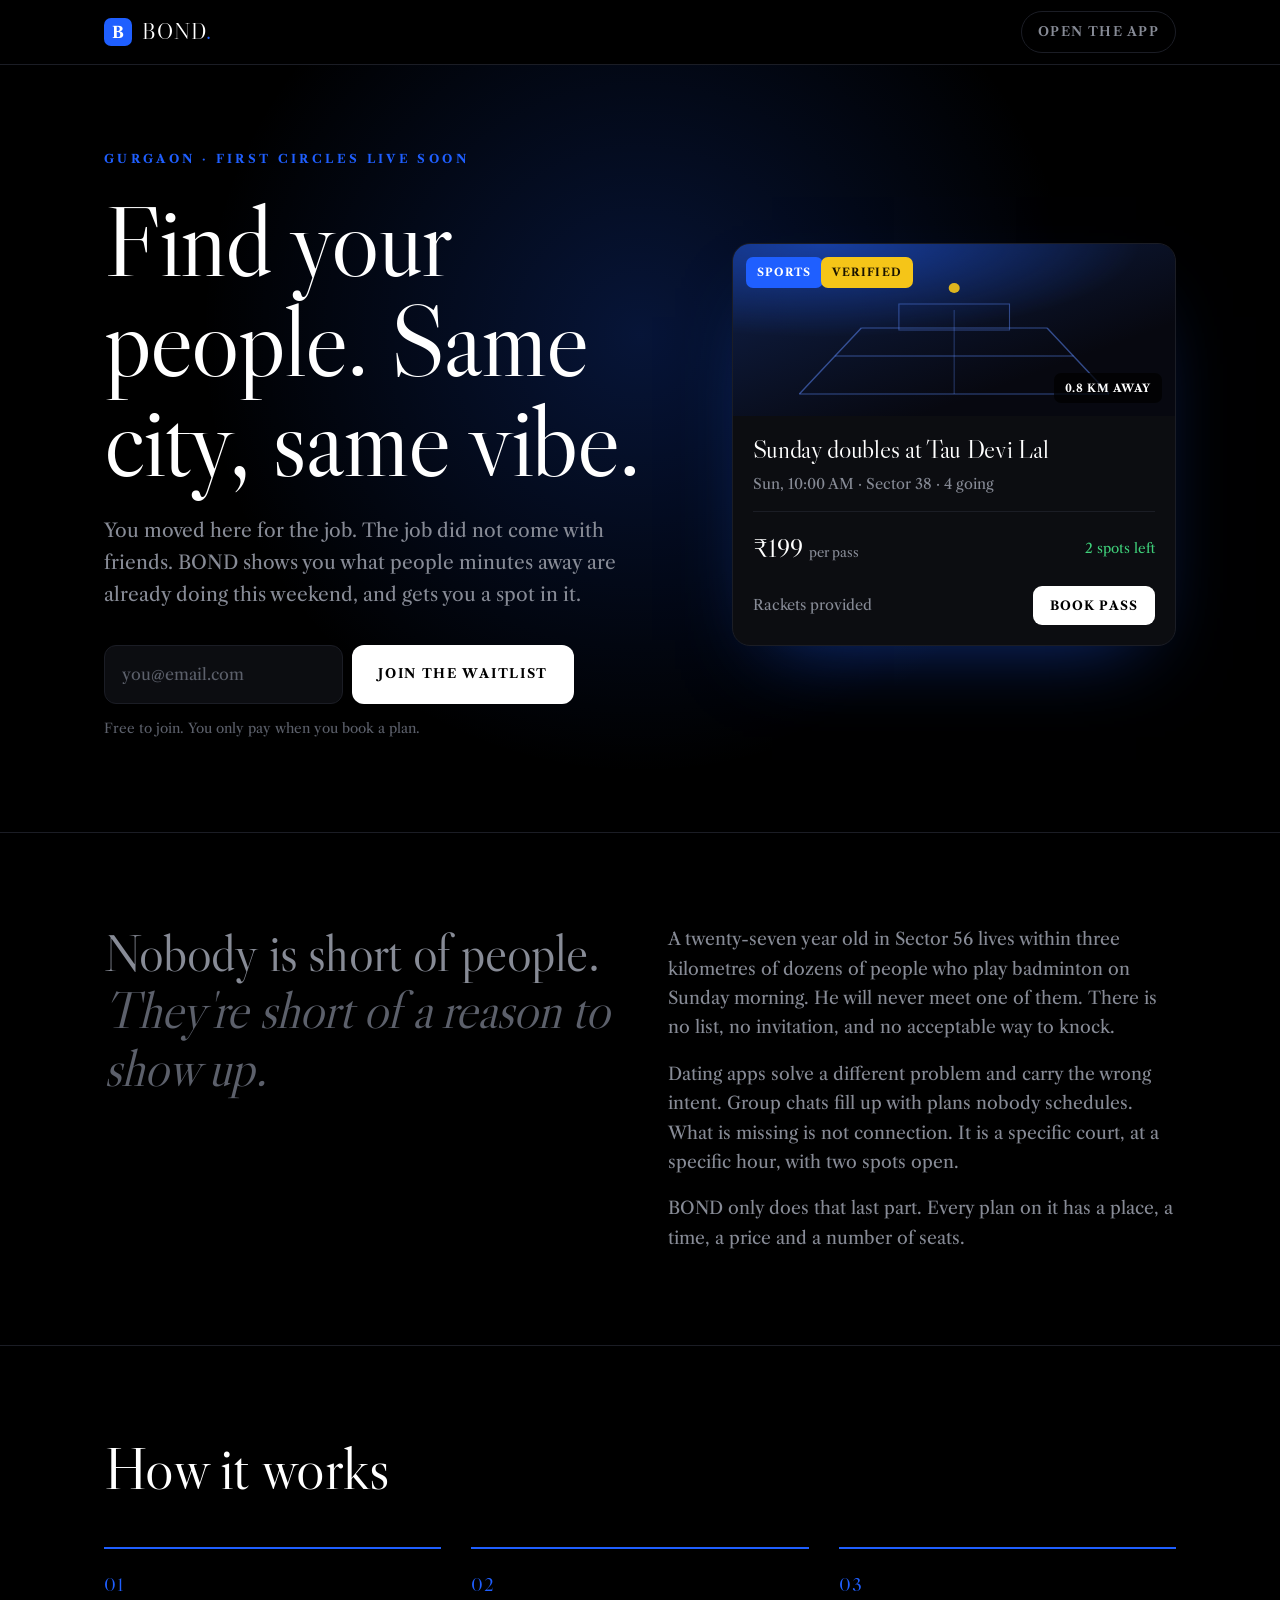
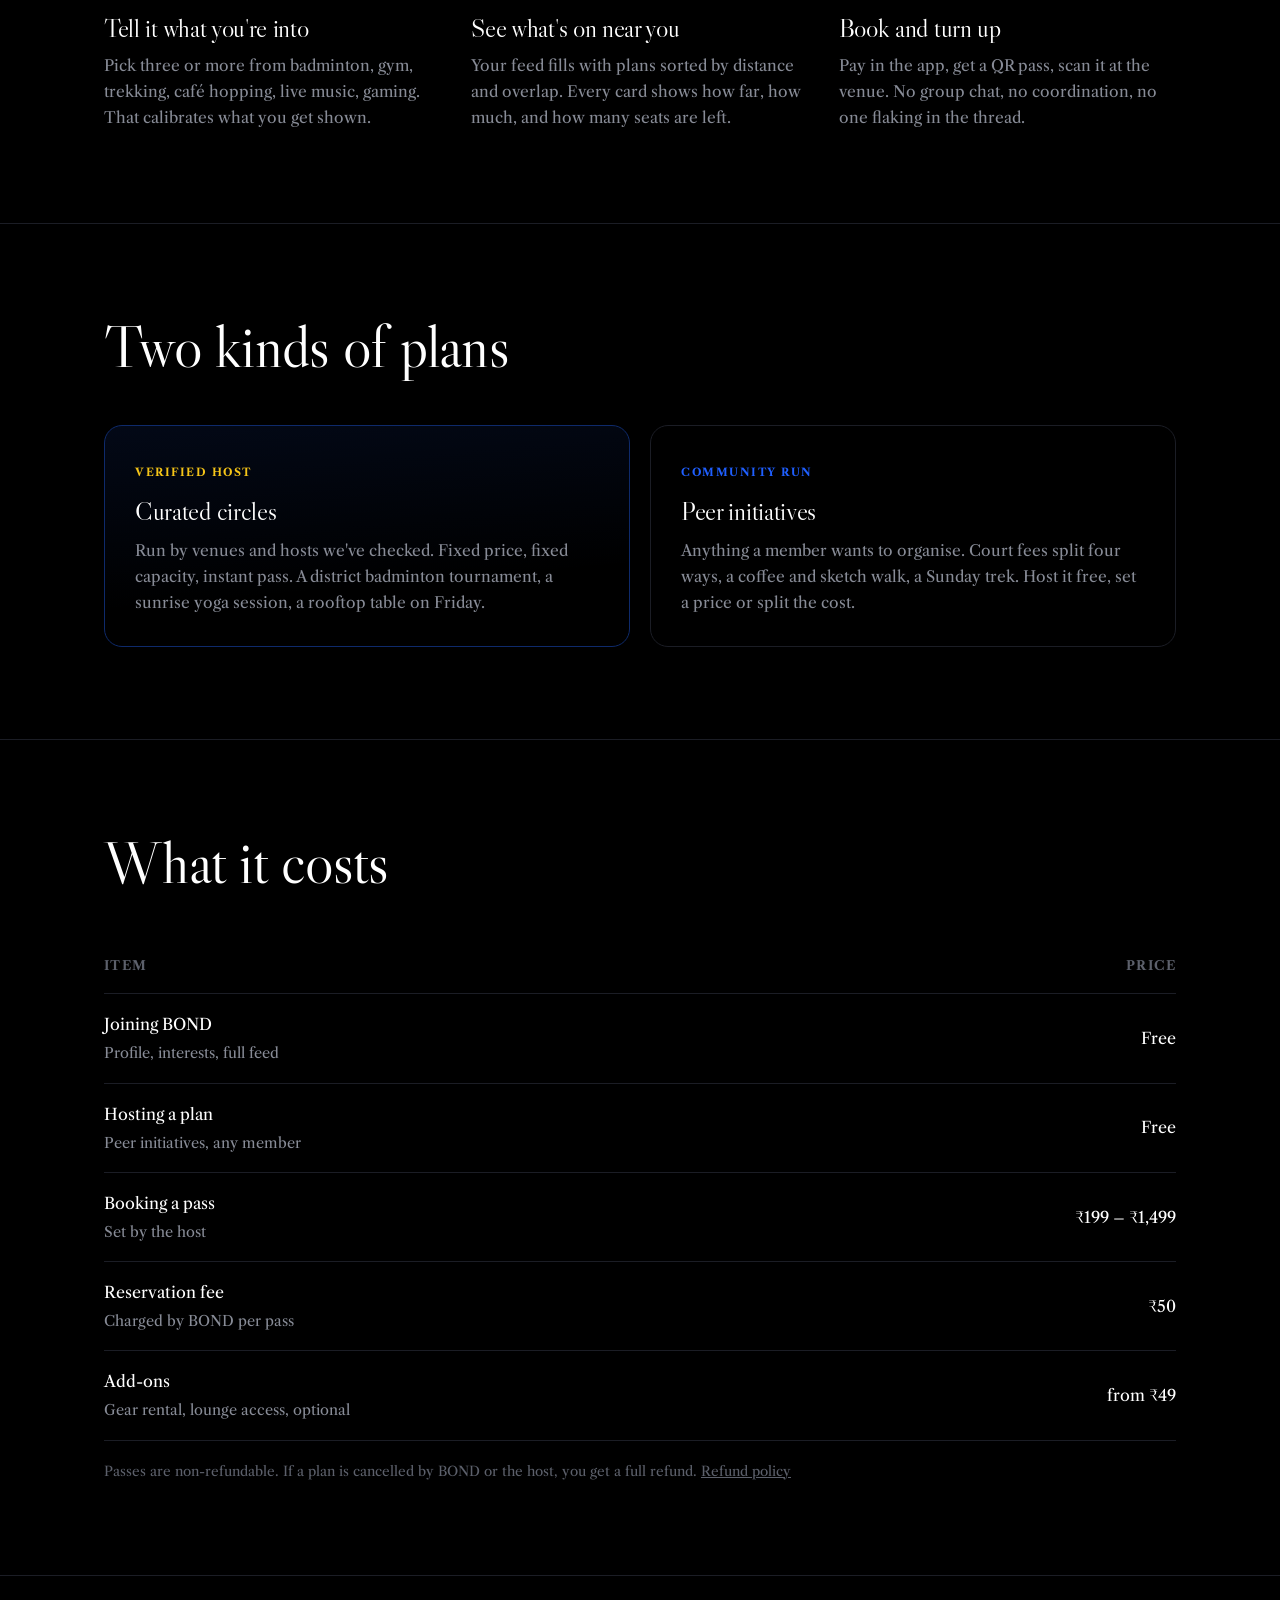
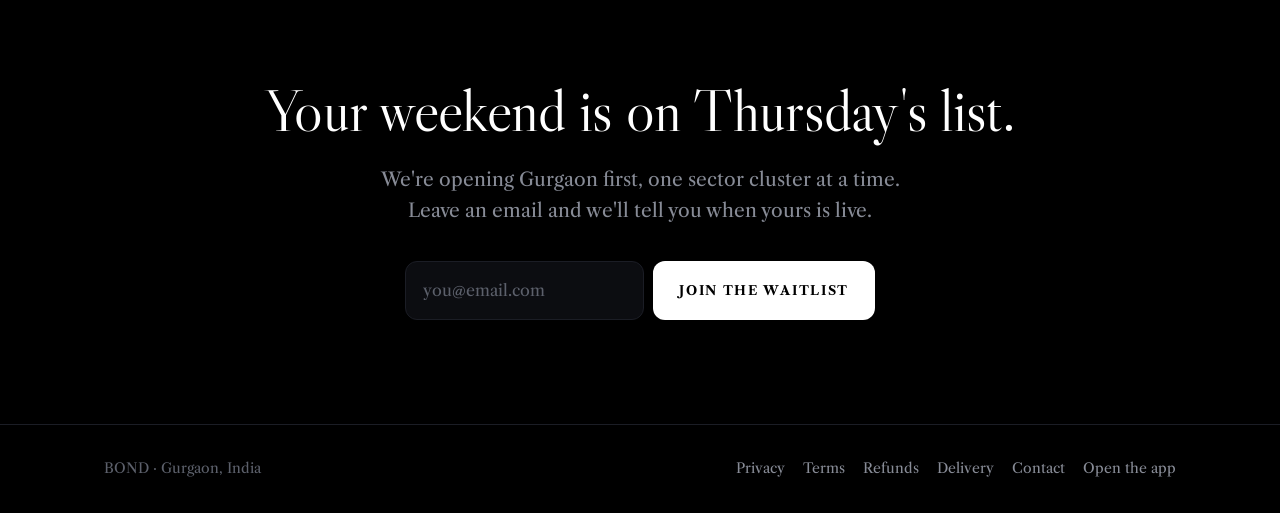
<file: index.html>
<!DOCTYPE html>
<html lang="en">
<head> <script type="text/javascript">
    (function(c,l,a,r,i,t,y){
        c[a]=c[a]||function(){(c[a].q=c[a].q||[]).push(arguments)};
        t=l.createElement(r);t.async=1;t.src="https://www.clarity.ms/tag/"+i;
        y=l.getElementsByTagName(r)[0];y.parentNode.insertBefore(t,y);
    })(window, document, "clarity", "script", "z5rflez6ff");
</script>
<meta charset="utf-8">
<meta name="viewport" content="width=device-width, initial-scale=1, viewport-fit=cover">
<title>BOND — Find your people in Gurgaon</title>
<meta name="description" content="BOND finds the people near you already doing the thing you want to do. Book a badminton court, a trek or a coffee walk in three taps. Launching in Gurgaon.">
<meta property="og:title" content="BOND — Find your people">
<meta property="og:description" content="Same city, same vibe. Real plans with people who live minutes away. Launching in Gurgaon.">
<meta property="og:type" content="website">
<link rel="preconnect" href="https://fonts.googleapis.com">
<link rel="preconnect" href="https://fonts.gstatic.com" crossorigin>
<link href="https://fonts.googleapis.com/css2?family=Libre+Caslon+Display&family=Libre+Caslon+Text:ital,wght@0,400;0,700;1,400&display=swap" rel="stylesheet">
<style>
  :root{
    --ink:#000000;
    --raise:#0C0D11;
    --line:#1B1D25;
    --blue:#1F5FFF;
    --blue-dim:#0E2A6B;
    --coral:#F0473E;
    --gold:#F5C518;
    --green:#3FD07A;
    --fg:#FFFFFF;
    --mut:#878B96;
    --mut2:#5C606B;
    box-sizing:border-box;
    padding-top:env(safe-area-inset-top,0px);
    padding-bottom:env(safe-area-inset-bottom,0px);
  }
  *,*::before,*::after{box-sizing:inherit}
  html{scroll-padding-top:env(safe-area-inset-top,0px);-webkit-text-size-adjust:100%}
  body{
    margin:0;background:var(--ink);color:var(--fg);
    font-family:'Big Caslon','Libre Caslon Text','Libre Caslon Display',Georgia,'Times New Roman',serif;
    font-size:17.5px;line-height:1.68;
    -webkit-font-smoothing:antialiased;
  }
  .wrap{max-width:1120px;margin:0 auto;padding:0 24px}

  h1,h2,h3,.disp{
    font-family:'Big Caslon','Libre Caslon Display',Georgia,'Times New Roman',serif;
    font-weight:400;line-height:1.02;letter-spacing:-.012em;margin:0;
  }
  h1{font-size:clamp(50px,8.8vw,102px);line-height:.98;letter-spacing:-.02em}
  h2{font-size:clamp(34px,5vw,60px)}
  h3{font-size:clamp(21px,2.2vw,26px);line-height:1.18}
  p{margin:0}
  a{color:inherit}

  /* nav */
  nav{
    position:sticky;top:env(safe-area-inset-top,0px);z-index:40;
    background:rgba(0,0,0,.82);backdrop-filter:blur(14px);
    border-bottom:1px solid var(--line);
  }
  .navin{display:flex;align-items:center;justify-content:space-between;height:64px}
  .mark{display:flex;align-items:center;gap:10px;text-decoration:none}
  .mark i{
    width:28px;height:28px;border-radius:7px;background:var(--blue);
    display:grid;place-items:center;font-style:normal;font-size:16px;
    font-weight:900;
  }
  .mark b{font-family:'Big Caslon','Libre Caslon Display',Georgia,serif;font-weight:400;font-size:22px;letter-spacing:.04em}
  .mark b::after{content:'.';color:var(--blue)}
  .ghost{
    font-size:13px;letter-spacing:.11em;text-transform:uppercase;text-decoration:none;
    padding:9px 16px;border:1px solid var(--line);border-radius:999px;color:var(--mut);
    font-weight:600;transition:color .18s,border-color .18s;
  }
  .ghost:hover{color:#fff;border-color:#34384400}
  .ghost:hover{border-color:#3a3f4d}

  /* hero */
  header{padding:84px 0 92px;position:relative;overflow:hidden}
  header::before{
    content:'';position:absolute;inset:-30% 0 auto 50%;translate:-50% 0;
    width:min(1000px,130%);aspect-ratio:1;border-radius:50%;
    background:radial-gradient(circle,rgba(31,95,255,.22),transparent 62%);
    pointer-events:none;
  }
  .hero{position:relative;display:grid;grid-template-columns:1.12fr .88fr;gap:62px;align-items:center}
  .kick{
    font-size:12px;letter-spacing:.28em;color:var(--blue);
    font-weight:700;margin-bottom:22px;
  }
  .lede{color:var(--mut);font-size:clamp(17px,1.65vw,19px);max-width:46ch;margin-top:24px}

  form{display:flex;gap:9px;margin-top:34px;max-width:470px;flex-wrap:wrap}
  input[type=email]{
    flex:1 1 230px;min-width:0;background:var(--raise);color:#fff;
    border:1px solid var(--line);border-radius:12px;padding:15px 17px;
    font:inherit;font-size:16px;
  }
  input::placeholder{color:var(--mut2)}
  input:focus-visible,button:focus-visible,a:focus-visible{
    outline:2px solid var(--blue);outline-offset:3px;
  }
  button{
    background:#fff;color:#000;border:0;border-radius:12px;padding:15px 26px;
    font:inherit;font-size:13px;letter-spacing:.13em;text-transform:uppercase;
    font-weight:800;cursor:pointer;
  }
  button:hover{background:var(--blue);color:#fff}
  .fine{font-size:13.5px;color:var(--mut2);margin-top:14px}
  .ok{color:var(--green);font-size:15px;margin-top:20px;display:none}

  /* the pass object */
  .card{
    background:var(--raise);border:1px solid var(--line);border-radius:18px;overflow:hidden;
    box-shadow:0 34px 80px -40px rgba(31,95,255,.55);
  }
  .shot{
    height:172px;position:relative;
    background:
      radial-gradient(120% 90% at 20% 0%,rgba(31,95,255,.5),transparent 60%),
      linear-gradient(160deg,#10224e,#070810 72%);
  }
  .shot svg{position:absolute;inset:0;width:100%;height:100%}
  .chip{
    position:absolute;font-size:11px;letter-spacing:.12em;text-transform:uppercase;
    font-weight:700;padding:6px 11px;border-radius:7px;
  }
  .chip.cat{top:13px;left:13px;background:var(--blue);color:#fff}
  .chip.ver{top:13px;left:88px;background:var(--gold);color:#1a1300}
  .chip.km{bottom:13px;right:13px;background:rgba(0,0,0,.74);color:#fff;letter-spacing:.05em}
  .cbody{padding:18px 20px 20px}
  .cbody h3{margin-bottom:7px}
  .meta{color:var(--mut);font-size:14.5px}
  .split{
    display:flex;align-items:center;justify-content:space-between;
    margin-top:15px;padding-top:15px;border-top:1px solid var(--line);
  }
  .price{font-family:'Big Caslon','Libre Caslon Display',Georgia,serif;font-weight:400;font-size:26px}
  .price span{font-size:13px;color:var(--mut);font-weight:400;font-family:'Big Caslon','Libre Caslon Text',Georgia,serif}
  .spots{font-size:13.5px;color:var(--green)}
  .fake{
    background:#fff;color:#000;border-radius:9px;padding:9px 17px;font-size:12.5px;
    letter-spacing:.09em;text-transform:uppercase;font-weight:800;
  }

  /* sections */
  section{padding:92px 0;border-top:1px solid var(--line)}
  .stateline{
    font-family:'Big Caslon','Libre Caslon Display',Georgia,serif;font-weight:400;
    font-size:clamp(30px,4.3vw,52px);line-height:1.1;max-width:20ch;letter-spacing:-.015em;
  }
  .stateline em{font-style:italic;color:var(--mut2)}
  .two{display:grid;grid-template-columns:1fr 1fr;gap:56px;align-items:start}
  .two p{color:var(--mut);max-width:48ch}
  .two p + p{margin-top:17px}

  ol{list-style:none;counter-reset:s;padding:0;margin:48px 0 0;display:grid;gap:30px;grid-template-columns:repeat(3,1fr)}
  ol li{counter-increment:s;border-top:2px solid var(--blue);padding-top:20px}
  ol li::before{
    content:counter(s,decimal-leading-zero);display:block;
    font-family:'Big Caslon','Libre Caslon Display',Georgia,serif;font-weight:400;
    font-size:19px;color:var(--blue);letter-spacing:.06em;margin-bottom:12px;
  }
  ol li p{color:var(--mut);font-size:15.5px;margin-top:9px}

  .panels{display:grid;grid-template-columns:1fr 1fr;gap:20px;margin-top:48px}
  .panel{border:1px solid var(--line);border-radius:18px;padding:30px}
  .panel.lit{border-color:var(--blue-dim);background:linear-gradient(175deg,rgba(31,95,255,.09),transparent 70%)}
  .panel p{color:var(--mut);font-size:15.5px;margin-top:12px}
  .tag{
    display:inline-block;font-size:11px;letter-spacing:.14em;text-transform:uppercase;
    font-weight:700;color:var(--blue);margin-bottom:14px;
  }
  .panel.lit .tag{color:var(--gold)}

  table{width:100%;border-collapse:collapse;margin-top:44px;font-size:16px}
  th,td{text-align:left;padding:17px 0;border-bottom:1px solid var(--line)}
  th{font-weight:700;font-size:13px;letter-spacing:.11em;text-transform:uppercase;color:var(--mut2)}
  td:last-child,th:last-child{text-align:right}
  td em{font-style:normal;color:var(--mut);font-size:14.5px;display:block;margin-top:3px}

  .close{text-align:center;padding:104px 0}
  .close form{margin:34px auto 0;justify-content:center}
  footer{border-top:1px solid var(--line);padding:32px 0;color:var(--mut2);font-size:14px}
  .fin{display:flex;justify-content:space-between;gap:16px;flex-wrap:wrap}
  footer a{color:var(--mut);text-decoration:none}
  footer a:hover{color:#fff}

  @media (max-width:880px){
    .hero,.two,.panels{grid-template-columns:1fr;gap:44px}
    ol{grid-template-columns:1fr;gap:26px}
    header{padding:58px 0 68px}
    section{padding:70px 0}
    .close{padding:78px 0}
  }
  @media (prefers-reduced-motion:reduce){*{transition:none!important;animation:none!important}}
</style>
</head>
<body>

<nav><div class="wrap navin">
  <a class="mark" href="#top"><i>B</i><b>BOND</b></a>
  <a class="ghost" href="https://bond-968340508411.asia-southeast1.run.app">Open the app</a>
</div></nav>

<header id="top"><div class="wrap hero">
  <div>
    <p class="kick">GURGAON · FIRST CIRCLES LIVE SOON</p>
    <h1>Find your people. Same city, same vibe.</h1>
    <p class="lede">You moved here for the job. The job did not come with friends. BOND shows you what people minutes away are already doing this weekend, and gets you a spot in it.</p>

    <form id="wl" novalidate>
      <input type="email" id="em" placeholder="you@email.com" aria-label="Email address" required>
      <button type="submit">Join the waitlist</button>
    </form>
    <p class="fine">Free to join. You only pay when you book a plan.</p>
    <p class="ok" id="ok">You're on the list. We'll write when Gurgaon circles open.</p>
  </div>

  <div class="card" aria-label="Example plan on BOND">
    <div class="shot">
      <svg viewBox="0 0 400 172" preserveAspectRatio="none" aria-hidden="true">
        <g stroke="#5E8CFF" stroke-opacity=".5" fill="none" stroke-width="1.2">
          <path d="M60 150 L340 150 M92 112 L308 112 M116 84 L284 84"/>
          <path d="M60 150 L116 84 M340 150 L284 84"/>
          <path d="M200 66 L200 150" stroke-opacity=".28"/>
        </g>
        <rect x="150" y="60" width="100" height="26" fill="none" stroke="#5E8CFF" stroke-opacity=".45"/>
        <circle cx="200" cy="44" r="5" fill="#F5C518" fill-opacity=".9"/>
      </svg>
      <span class="chip cat">Sports</span>
      <span class="chip ver">Verified</span>
      <span class="chip km">0.8 km away</span>
    </div>
    <div class="cbody">
      <h3>Sunday doubles at Tau Devi Lal</h3>
      <p class="meta">Sun, 10:00 AM · Sector 38 · 4 going</p>
      <div class="split">
        <span class="price">₹199 <span>per pass</span></span>
        <span class="spots">2 spots left</span>
      </div>
      <div class="split" style="border:0;padding-top:13px;margin-top:2px">
        <span class="meta">Rackets provided</span>
        <span class="fake">Book pass</span>
      </div>
    </div>
  </div>
</div></header>

<section><div class="wrap two">
  <p class="stateline">Nobody is short of people. <em>They're short of a reason to show up.</em></p>
  <div>
    <p>A twenty-seven year old in Sector 56 lives within three kilometres of dozens of people who play badminton on Sunday morning. He will never meet one of them. There is no list, no invitation, and no acceptable way to knock.</p>
    <p>Dating apps solve a different problem and carry the wrong intent. Group chats fill up with plans nobody schedules. What is missing is not connection. It is a specific court, at a specific hour, with two spots open.</p>
    <p>BOND only does that last part. Every plan on it has a place, a time, a price and a number of seats.</p>
  </div>
</div></section>

<section><div class="wrap">
  <h2>How it works</h2>
  <ol>
    <li><h3>Tell it what you're into</h3><p>Pick three or more from badminton, gym, trekking, café hopping, live music, gaming. That calibrates what you get shown.</p></li>
    <li><h3>See what's on near you</h3><p>Your feed fills with plans sorted by distance and overlap. Every card shows how far, how much, and how many seats are left.</p></li>
    <li><h3>Book and turn up</h3><p>Pay in the app, get a QR pass, scan it at the venue. No group chat, no coordination, no one flaking in the thread.</p></li>
  </ol>
</div></section>

<section><div class="wrap">
  <h2>Two kinds of plans</h2>
  <div class="panels">
    <div class="panel lit">
      <span class="tag">Verified host</span>
      <h3>Curated circles</h3>
      <p>Run by venues and hosts we've checked. Fixed price, fixed capacity, instant pass. A district badminton tournament, a sunrise yoga session, a rooftop table on Friday.</p>
    </div>
    <div class="panel">
      <span class="tag">Community run</span>
      <h3>Peer initiatives</h3>
      <p>Anything a member wants to organise. Court fees split four ways, a coffee and sketch walk, a Sunday trek. Host it free, set a price or split the cost.</p>
    </div>
  </div>
</div></section>

<section><div class="wrap">
  <h2>What it costs</h2>
  <table>
    <tr><th>Item</th><th>Price</th></tr>
    <tr><td>Joining BOND<em>Profile, interests, full feed</em></td><td>Free</td></tr>
    <tr><td>Hosting a plan<em>Peer initiatives, any member</em></td><td>Free</td></tr>
    <tr><td>Booking a pass<em>Set by the host</em></td><td>₹199 – ₹1,499</td></tr>
    <tr><td>Reservation fee<em>Charged by BOND per pass</em></td><td>₹50</td></tr>
    <tr><td>Add-ons<em>Gear rental, lounge access, optional</em></td><td>from ₹49</td></tr>
  </table>
  <p class="fine" style="margin-top:20px">Passes are non-refundable. If a plan is cancelled by BOND or the host, you get a full refund. <a href="/refund.html">Refund policy</a></p>
</div></section>

<section class="close"><div class="wrap">
  <h2>Your weekend is on Thursday's list.</h2>
  <p class="lede" style="margin:22px auto 0">We're opening Gurgaon first, one sector cluster at a time. Leave an email and we'll tell you when yours is live.</p>
  <form id="wl2" novalidate>
    <input type="email" id="em2" placeholder="you@email.com" aria-label="Email address" required>
    <button type="submit">Join the waitlist</button>
  </form>
  <p class="ok" id="ok2" style="margin-left:auto;margin-right:auto">You're on the list. We'll write when Gurgaon circles open.</p>
</div></section>

<footer><div class="wrap fin">
  <span>BOND · Gurgaon, India</span>
  <span style="display:flex;gap:18px;flex-wrap:wrap">
    <a href="/privacy.html">Privacy</a>
    <a href="/terms.html">Terms</a>
    <a href="/refund.html">Refunds</a>
    <a href="/shipping.html">Delivery</a>
    <a href="/contact.html">Contact</a>
    <a href="https://bond-968340508411.asia-southeast1.run.app">Open the app</a>
  </span>
</div></footer>

<script>
(function(){
  function wire(formId, inputId, okId){
    var f=document.getElementById(formId), i=document.getElementById(inputId), o=document.getElementById(okId);
    if(!f) return;
    f.addEventListener('submit',function(e){
      e.preventDefault();
      var v=(i.value||'').trim();
      if(!/^[^\s@]+@[^\s@]+\.[^\s@]+$/.test(v)){ i.focus(); i.style.borderColor='#F0473E'; return; }
      i.style.borderColor='';
      try{
        var k='bond:waitlist', cur=JSON.parse(localStorage.getItem(k)||'[]');
        if(cur.indexOf(v)===-1){ cur.push(v); localStorage.setItem(k,JSON.stringify(cur)); }
      }catch(err){}
      f.style.display='none';
      o.style.display='block';
    });
  }
  wire('wl','em','ok');
  wire('wl2','em2','ok2');
})();
</script>
</body>
</html>
</file>
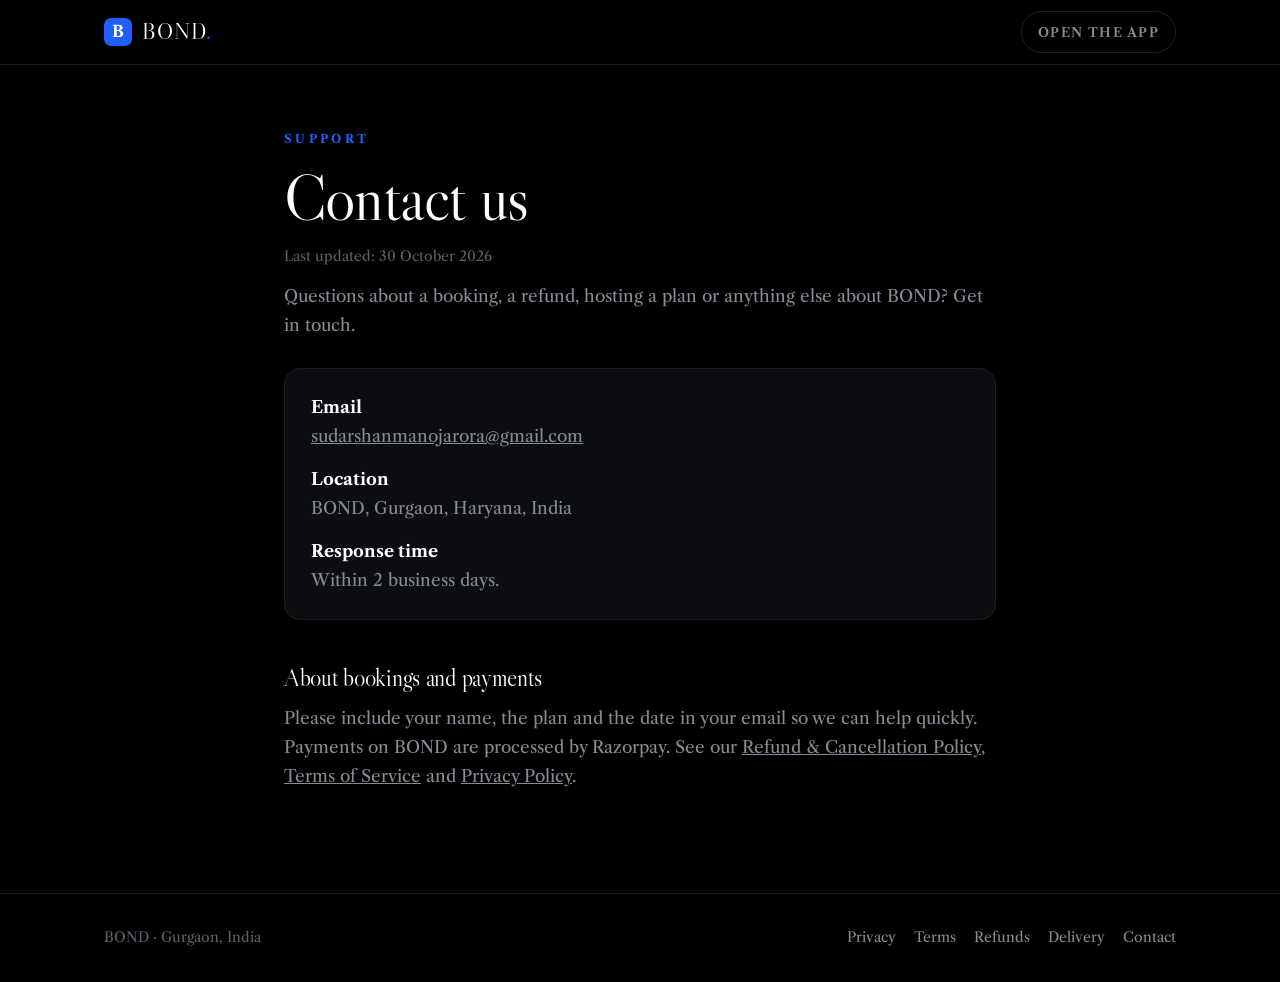
<file: contact.html>
<!DOCTYPE html>
<html lang="en">
<head>
<script type="text/javascript">
(function(c,l,a,r,i,t,y){
c[a]=c[a]||function(){(c[a].q=c[a].q||[]).push(arguments)};
t=l.createElement(r);t.async=1;t.src="https://www.clarity.ms/tag/"+i;
y=l.getElementsByTagName(r)[0];y.parentNode.insertBefore(t,y);
})(window, document, "clarity", "script", "z5rflez6ff");
</script>
<meta charset="utf-8">
<meta name="viewport" content="width=device-width, initial-scale=1, viewport-fit=cover">
<title>Contact · BOND</title>
<meta name="description" content="How to contact BOND about bookings, refunds and hosting.">
<link rel="canonical" href="https://bondme.online/contact.html">
<link rel="preconnect" href="https://fonts.googleapis.com">
<link rel="preconnect" href="https://fonts.gstatic.com" crossorigin>
<link href="https://fonts.googleapis.com/css2?family=Libre+Caslon+Display&family=Libre+Caslon+Text:ital,wght@0,400;0,700;1,400&display=swap" rel="stylesheet">
<link rel="stylesheet" href="/legal.css">
</head>
<body>
<nav><div class="wrap navin">
<a class="mark" href="/"><i>B</i><b>BOND</b></a>
<a class="ghost" href="https://bond-968340508411.asia-southeast1.run.app">Open the app</a>
</div></nav>
<main><div class="wrap">
<p class="kick">Support</p>
<h1>Contact us</h1>
<p class="updated">Last updated: 30 October 2026</p>

<p>Questions about a booking, a refund, hosting a plan or anything else about BOND? Get in touch.</p>
<div class="box">
<p><strong>Email</strong><br><a href="mailto:sudarshanmanojarora@gmail.com">sudarshanmanojarora@gmail.com</a></p>
<p><strong>Location</strong><br>BOND, Gurgaon, Haryana, India</p>
<p><strong>Response time</strong><br>Within 2 business days.</p>
</div>

<h2>About bookings and payments</h2>
<p>Please include your name, the plan and the date in your email so we can help quickly. Payments on BOND are processed by Razorpay. See our <a href="/refund.html">Refund &amp; Cancellation Policy</a>, <a href="/terms.html">Terms of Service</a> and <a href="/privacy.html">Privacy Policy</a>.</p>

</div></main>
<footer><div class="wrap fin">
<span>BOND · Gurgaon, India</span>
<span class="links">
<a href="/privacy.html">Privacy</a>
<a href="/terms.html">Terms</a>
<a href="/refund.html">Refunds</a>
<a href="/shipping.html">Delivery</a>
<a href="/contact.html">Contact</a>
</span>
</div></footer>
</body>
</html>
</file>
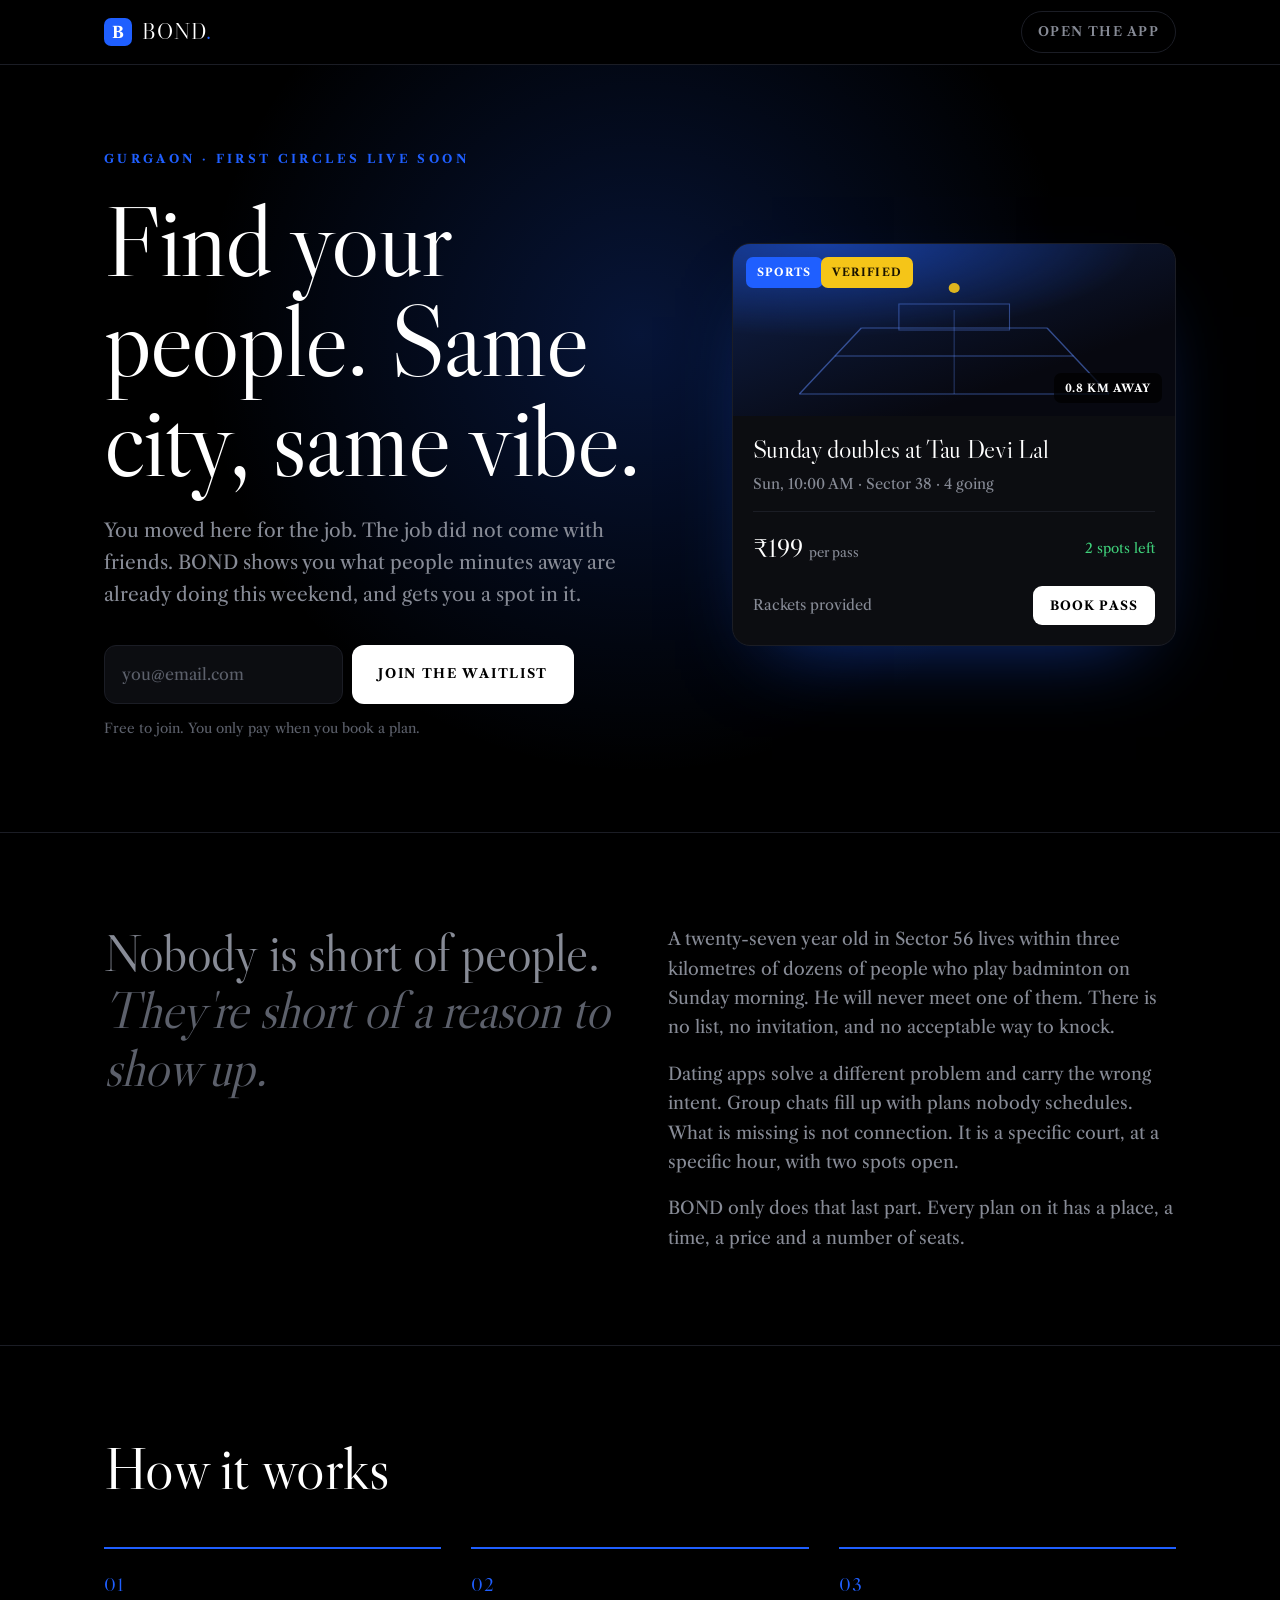
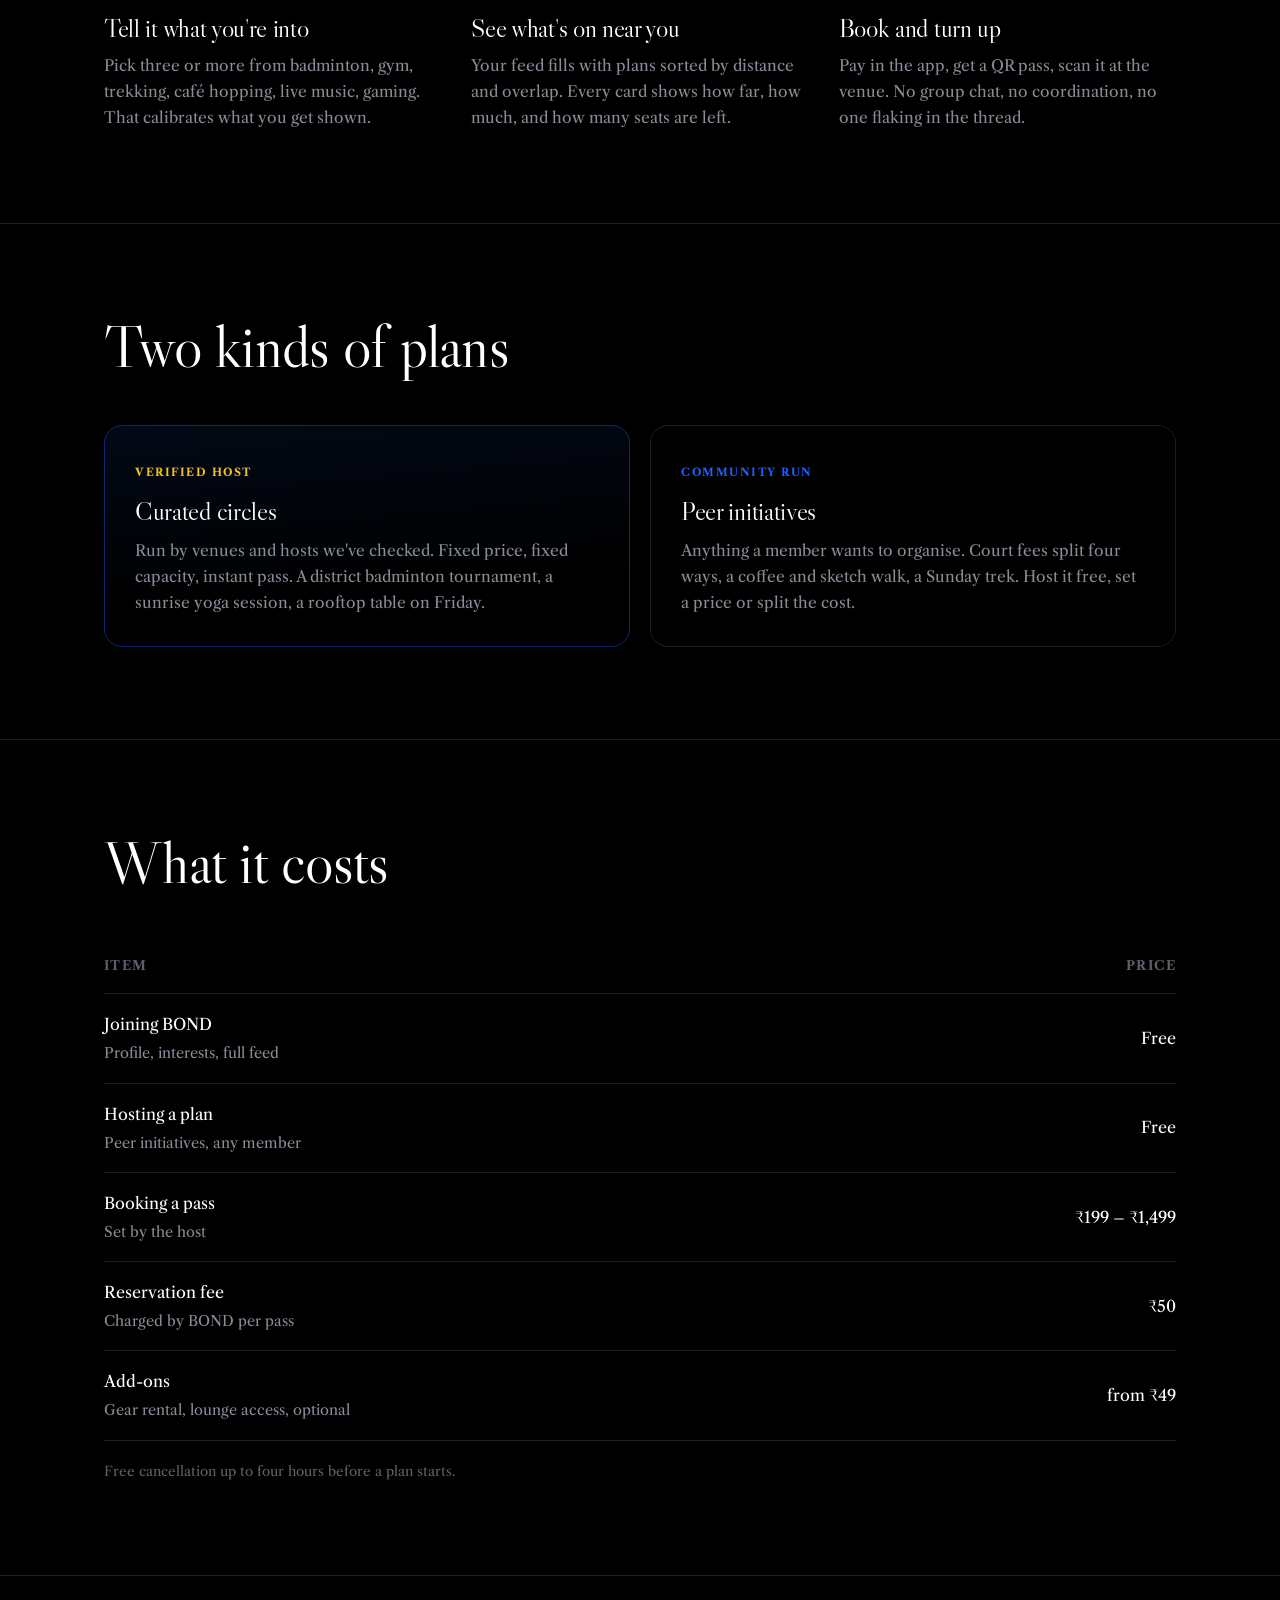
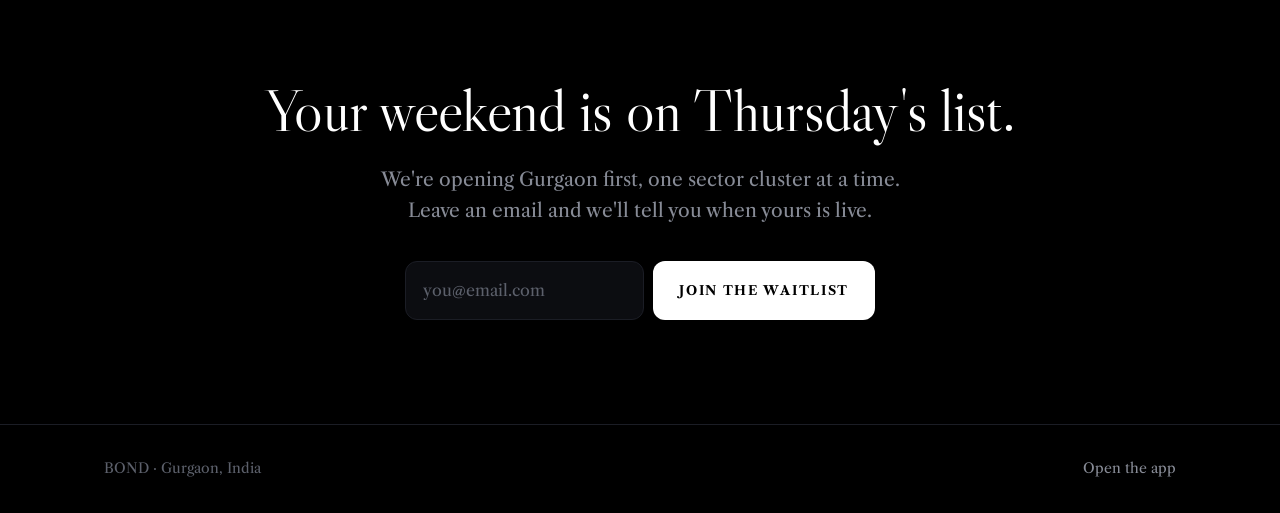
<file: index.html.html>
<!DOCTYPE html>
<html lang="en">
<head>
<meta charset="utf-8">
<meta name="viewport" content="width=device-width, initial-scale=1, viewport-fit=cover">
<title>BOND — Find your people in Gurgaon</title>
<meta name="description" content="BOND finds the people near you already doing the thing you want to do. Book a badminton court, a trek or a coffee walk in three taps. Launching in Gurgaon.">
<meta property="og:title" content="BOND — Find your people">
<meta property="og:description" content="Same city, same vibe. Real plans with people who live minutes away. Launching in Gurgaon.">
<meta property="og:type" content="website">
<link rel="preconnect" href="https://fonts.googleapis.com">
<link rel="preconnect" href="https://fonts.gstatic.com" crossorigin>
<link href="https://fonts.googleapis.com/css2?family=Libre+Caslon+Display&family=Libre+Caslon+Text:ital,wght@0,400;0,700;1,400&display=swap" rel="stylesheet">
<style>
  :root{
    --ink:#000000;
    --raise:#0C0D11;
    --line:#1B1D25;
    --blue:#1F5FFF;
    --blue-dim:#0E2A6B;
    --coral:#F0473E;
    --gold:#F5C518;
    --green:#3FD07A;
    --fg:#FFFFFF;
    --mut:#878B96;
    --mut2:#5C606B;
    box-sizing:border-box;
    padding-top:env(safe-area-inset-top,0px);
    padding-bottom:env(safe-area-inset-bottom,0px);
  }
  *,*::before,*::after{box-sizing:inherit}
  html{scroll-padding-top:env(safe-area-inset-top,0px);-webkit-text-size-adjust:100%}
  body{
    margin:0;background:var(--ink);color:var(--fg);
    font-family:'Big Caslon','Libre Caslon Text','Libre Caslon Display',Georgia,'Times New Roman',serif;
    font-size:17.5px;line-height:1.68;
    -webkit-font-smoothing:antialiased;
  }
  .wrap{max-width:1120px;margin:0 auto;padding:0 24px}

  h1,h2,h3,.disp{
    font-family:'Big Caslon','Libre Caslon Display',Georgia,'Times New Roman',serif;
    font-weight:400;line-height:1.02;letter-spacing:-.012em;margin:0;
  }
  h1{font-size:clamp(50px,8.8vw,102px);line-height:.98;letter-spacing:-.02em}
  h2{font-size:clamp(34px,5vw,60px)}
  h3{font-size:clamp(21px,2.2vw,26px);line-height:1.18}
  p{margin:0}
  a{color:inherit}

  /* nav */
  nav{
    position:sticky;top:env(safe-area-inset-top,0px);z-index:40;
    background:rgba(0,0,0,.82);backdrop-filter:blur(14px);
    border-bottom:1px solid var(--line);
  }
  .navin{display:flex;align-items:center;justify-content:space-between;height:64px}
  .mark{display:flex;align-items:center;gap:10px;text-decoration:none}
  .mark i{
    width:28px;height:28px;border-radius:7px;background:var(--blue);
    display:grid;place-items:center;font-style:normal;font-size:16px;
    font-weight:900;
  }
  .mark b{font-family:'Big Caslon','Libre Caslon Display',Georgia,serif;font-weight:400;font-size:22px;letter-spacing:.04em}
  .mark b::after{content:'.';color:var(--blue)}
  .ghost{
    font-size:13px;letter-spacing:.11em;text-transform:uppercase;text-decoration:none;
    padding:9px 16px;border:1px solid var(--line);border-radius:999px;color:var(--mut);
    font-weight:600;transition:color .18s,border-color .18s;
  }
  .ghost:hover{color:#fff;border-color:#34384400}
  .ghost:hover{border-color:#3a3f4d}

  /* hero */
  header{padding:84px 0 92px;position:relative;overflow:hidden}
  header::before{
    content:'';position:absolute;inset:-30% 0 auto 50%;translate:-50% 0;
    width:min(1000px,130%);aspect-ratio:1;border-radius:50%;
    background:radial-gradient(circle,rgba(31,95,255,.22),transparent 62%);
    pointer-events:none;
  }
  .hero{position:relative;display:grid;grid-template-columns:1.12fr .88fr;gap:62px;align-items:center}
  .kick{
    font-size:12px;letter-spacing:.28em;color:var(--blue);
    font-weight:700;margin-bottom:22px;
  }
  .lede{color:var(--mut);font-size:clamp(17px,1.65vw,19px);max-width:46ch;margin-top:24px}

  form{display:flex;gap:9px;margin-top:34px;max-width:470px;flex-wrap:wrap}
  input[type=email]{
    flex:1 1 230px;min-width:0;background:var(--raise);color:#fff;
    border:1px solid var(--line);border-radius:12px;padding:15px 17px;
    font:inherit;font-size:16px;
  }
  input::placeholder{color:var(--mut2)}
  input:focus-visible,button:focus-visible,a:focus-visible{
    outline:2px solid var(--blue);outline-offset:3px;
  }
  button{
    background:#fff;color:#000;border:0;border-radius:12px;padding:15px 26px;
    font:inherit;font-size:13px;letter-spacing:.13em;text-transform:uppercase;
    font-weight:800;cursor:pointer;
  }
  button:hover{background:var(--blue);color:#fff}
  .fine{font-size:13.5px;color:var(--mut2);margin-top:14px}
  .ok{color:var(--green);font-size:15px;margin-top:20px;display:none}

  /* the pass object */
  .card{
    background:var(--raise);border:1px solid var(--line);border-radius:18px;overflow:hidden;
    box-shadow:0 34px 80px -40px rgba(31,95,255,.55);
  }
  .shot{
    height:172px;position:relative;
    background:
      radial-gradient(120% 90% at 20% 0%,rgba(31,95,255,.5),transparent 60%),
      linear-gradient(160deg,#10224e,#070810 72%);
  }
  .shot svg{position:absolute;inset:0;width:100%;height:100%}
  .chip{
    position:absolute;font-size:11px;letter-spacing:.12em;text-transform:uppercase;
    font-weight:700;padding:6px 11px;border-radius:7px;
  }
  .chip.cat{top:13px;left:13px;background:var(--blue);color:#fff}
  .chip.ver{top:13px;left:88px;background:var(--gold);color:#1a1300}
  .chip.km{bottom:13px;right:13px;background:rgba(0,0,0,.74);color:#fff;letter-spacing:.05em}
  .cbody{padding:18px 20px 20px}
  .cbody h3{margin-bottom:7px}
  .meta{color:var(--mut);font-size:14.5px}
  .split{
    display:flex;align-items:center;justify-content:space-between;
    margin-top:15px;padding-top:15px;border-top:1px solid var(--line);
  }
  .price{font-family:'Big Caslon','Libre Caslon Display',Georgia,serif;font-weight:400;font-size:26px}
  .price span{font-size:13px;color:var(--mut);font-weight:400;font-family:'Big Caslon','Libre Caslon Text',Georgia,serif}
  .spots{font-size:13.5px;color:var(--green)}
  .fake{
    background:#fff;color:#000;border-radius:9px;padding:9px 17px;font-size:12.5px;
    letter-spacing:.09em;text-transform:uppercase;font-weight:800;
  }

  /* sections */
  section{padding:92px 0;border-top:1px solid var(--line)}
  .stateline{
    font-family:'Big Caslon','Libre Caslon Display',Georgia,serif;font-weight:400;
    font-size:clamp(30px,4.3vw,52px);line-height:1.1;max-width:20ch;letter-spacing:-.015em;
  }
  .stateline em{font-style:italic;color:var(--mut2)}
  .two{display:grid;grid-template-columns:1fr 1fr;gap:56px;align-items:start}
  .two p{color:var(--mut);max-width:48ch}
  .two p + p{margin-top:17px}

  ol{list-style:none;counter-reset:s;padding:0;margin:48px 0 0;display:grid;gap:30px;grid-template-columns:repeat(3,1fr)}
  ol li{counter-increment:s;border-top:2px solid var(--blue);padding-top:20px}
  ol li::before{
    content:counter(s,decimal-leading-zero);display:block;
    font-family:'Big Caslon','Libre Caslon Display',Georgia,serif;font-weight:400;
    font-size:19px;color:var(--blue);letter-spacing:.06em;margin-bottom:12px;
  }
  ol li p{color:var(--mut);font-size:15.5px;margin-top:9px}

  .panels{display:grid;grid-template-columns:1fr 1fr;gap:20px;margin-top:48px}
  .panel{border:1px solid var(--line);border-radius:18px;padding:30px}
  .panel.lit{border-color:var(--blue-dim);background:linear-gradient(175deg,rgba(31,95,255,.09),transparent 70%)}
  .panel p{color:var(--mut);font-size:15.5px;margin-top:12px}
  .tag{
    display:inline-block;font-size:11px;letter-spacing:.14em;text-transform:uppercase;
    font-weight:700;color:var(--blue);margin-bottom:14px;
  }
  .panel.lit .tag{color:var(--gold)}

  table{width:100%;border-collapse:collapse;margin-top:44px;font-size:16px}
  th,td{text-align:left;padding:17px 0;border-bottom:1px solid var(--line)}
  th{font-weight:700;font-size:13px;letter-spacing:.11em;text-transform:uppercase;color:var(--mut2)}
  td:last-child,th:last-child{text-align:right}
  td em{font-style:normal;color:var(--mut);font-size:14.5px;display:block;margin-top:3px}

  .close{text-align:center;padding:104px 0}
  .close form{margin:34px auto 0;justify-content:center}
  footer{border-top:1px solid var(--line);padding:32px 0;color:var(--mut2);font-size:14px}
  .fin{display:flex;justify-content:space-between;gap:16px;flex-wrap:wrap}
  footer a{color:var(--mut);text-decoration:none}
  footer a:hover{color:#fff}

  @media (max-width:880px){
    .hero,.two,.panels{grid-template-columns:1fr;gap:44px}
    ol{grid-template-columns:1fr;gap:26px}
    header{padding:58px 0 68px}
    section{padding:70px 0}
    .close{padding:78px 0}
  }
  @media (prefers-reduced-motion:reduce){*{transition:none!important;animation:none!important}}
</style>
</head>
<body>

<nav><div class="wrap navin">
  <a class="mark" href="#top"><i>B</i><b>BOND</b></a>
  <a class="ghost" href="https://bond-968340508411.asia-southeast1.run.app">Open the app</a>
</div></nav>

<header id="top"><div class="wrap hero">
  <div>
    <p class="kick">GURGAON · FIRST CIRCLES LIVE SOON</p>
    <h1>Find your people. Same city, same vibe.</h1>
    <p class="lede">You moved here for the job. The job did not come with friends. BOND shows you what people minutes away are already doing this weekend, and gets you a spot in it.</p>

    <form id="wl" novalidate>
      <input type="email" id="em" placeholder="you@email.com" aria-label="Email address" required>
      <button type="submit">Join the waitlist</button>
    </form>
    <p class="fine">Free to join. You only pay when you book a plan.</p>
    <p class="ok" id="ok">You're on the list. We'll write when Gurgaon circles open.</p>
  </div>

  <div class="card" aria-label="Example plan on BOND">
    <div class="shot">
      <svg viewBox="0 0 400 172" preserveAspectRatio="none" aria-hidden="true">
        <g stroke="#5E8CFF" stroke-opacity=".5" fill="none" stroke-width="1.2">
          <path d="M60 150 L340 150 M92 112 L308 112 M116 84 L284 84"/>
          <path d="M60 150 L116 84 M340 150 L284 84"/>
          <path d="M200 66 L200 150" stroke-opacity=".28"/>
        </g>
        <rect x="150" y="60" width="100" height="26" fill="none" stroke="#5E8CFF" stroke-opacity=".45"/>
        <circle cx="200" cy="44" r="5" fill="#F5C518" fill-opacity=".9"/>
      </svg>
      <span class="chip cat">Sports</span>
      <span class="chip ver">Verified</span>
      <span class="chip km">0.8 km away</span>
    </div>
    <div class="cbody">
      <h3>Sunday doubles at Tau Devi Lal</h3>
      <p class="meta">Sun, 10:00 AM · Sector 38 · 4 going</p>
      <div class="split">
        <span class="price">₹199 <span>per pass</span></span>
        <span class="spots">2 spots left</span>
      </div>
      <div class="split" style="border:0;padding-top:13px;margin-top:2px">
        <span class="meta">Rackets provided</span>
        <span class="fake">Book pass</span>
      </div>
    </div>
  </div>
</div></header>

<section><div class="wrap two">
  <p class="stateline">Nobody is short of people. <em>They're short of a reason to show up.</em></p>
  <div>
    <p>A twenty-seven year old in Sector 56 lives within three kilometres of dozens of people who play badminton on Sunday morning. He will never meet one of them. There is no list, no invitation, and no acceptable way to knock.</p>
    <p>Dating apps solve a different problem and carry the wrong intent. Group chats fill up with plans nobody schedules. What is missing is not connection. It is a specific court, at a specific hour, with two spots open.</p>
    <p>BOND only does that last part. Every plan on it has a place, a time, a price and a number of seats.</p>
  </div>
</div></section>

<section><div class="wrap">
  <h2>How it works</h2>
  <ol>
    <li><h3>Tell it what you're into</h3><p>Pick three or more from badminton, gym, trekking, café hopping, live music, gaming. That calibrates what you get shown.</p></li>
    <li><h3>See what's on near you</h3><p>Your feed fills with plans sorted by distance and overlap. Every card shows how far, how much, and how many seats are left.</p></li>
    <li><h3>Book and turn up</h3><p>Pay in the app, get a QR pass, scan it at the venue. No group chat, no coordination, no one flaking in the thread.</p></li>
  </ol>
</div></section>

<section><div class="wrap">
  <h2>Two kinds of plans</h2>
  <div class="panels">
    <div class="panel lit">
      <span class="tag">Verified host</span>
      <h3>Curated circles</h3>
      <p>Run by venues and hosts we've checked. Fixed price, fixed capacity, instant pass. A district badminton tournament, a sunrise yoga session, a rooftop table on Friday.</p>
    </div>
    <div class="panel">
      <span class="tag">Community run</span>
      <h3>Peer initiatives</h3>
      <p>Anything a member wants to organise. Court fees split four ways, a coffee and sketch walk, a Sunday trek. Host it free, set a price or split the cost.</p>
    </div>
  </div>
</div></section>

<section><div class="wrap">
  <h2>What it costs</h2>
  <table>
    <tr><th>Item</th><th>Price</th></tr>
    <tr><td>Joining BOND<em>Profile, interests, full feed</em></td><td>Free</td></tr>
    <tr><td>Hosting a plan<em>Peer initiatives, any member</em></td><td>Free</td></tr>
    <tr><td>Booking a pass<em>Set by the host</em></td><td>₹199 – ₹1,499</td></tr>
    <tr><td>Reservation fee<em>Charged by BOND per pass</em></td><td>₹50</td></tr>
    <tr><td>Add-ons<em>Gear rental, lounge access, optional</em></td><td>from ₹49</td></tr>
  </table>
  <p class="fine" style="margin-top:20px">Free cancellation up to four hours before a plan starts.</p>
</div></section>

<section class="close"><div class="wrap">
  <h2>Your weekend is on Thursday's list.</h2>
  <p class="lede" style="margin:22px auto 0">We're opening Gurgaon first, one sector cluster at a time. Leave an email and we'll tell you when yours is live.</p>
  <form id="wl2" novalidate>
    <input type="email" id="em2" placeholder="you@email.com" aria-label="Email address" required>
    <button type="submit">Join the waitlist</button>
  </form>
  <p class="ok" id="ok2" style="margin-left:auto;margin-right:auto">You're on the list. We'll write when Gurgaon circles open.</p>
</div></section>

<footer><div class="wrap fin">
  <span>BOND · Gurgaon, India</span>
  <span><a href="https://bond-968340508411.asia-southeast1.run.app">Open the app</a></span>
</div></footer>

<script>
(function(){
  function wire(formId, inputId, okId){
    var f=document.getElementById(formId), i=document.getElementById(inputId), o=document.getElementById(okId);
    if(!f) return;
    f.addEventListener('submit',function(e){
      e.preventDefault();
      var v=(i.value||'').trim();
      if(!/^[^\s@]+@[^\s@]+\.[^\s@]+$/.test(v)){ i.focus(); i.style.borderColor='#F0473E'; return; }
      i.style.borderColor='';
      try{
        var k='bond:waitlist', cur=JSON.parse(localStorage.getItem(k)||'[]');
        if(cur.indexOf(v)===-1){ cur.push(v); localStorage.setItem(k,JSON.stringify(cur)); }
      }catch(err){}
      f.style.display='none';
      o.style.display='block';
    });
  }
  wire('wl','em','ok');
  wire('wl2','em2','ok2');
})();
</script>
</body>
</html>
</file>
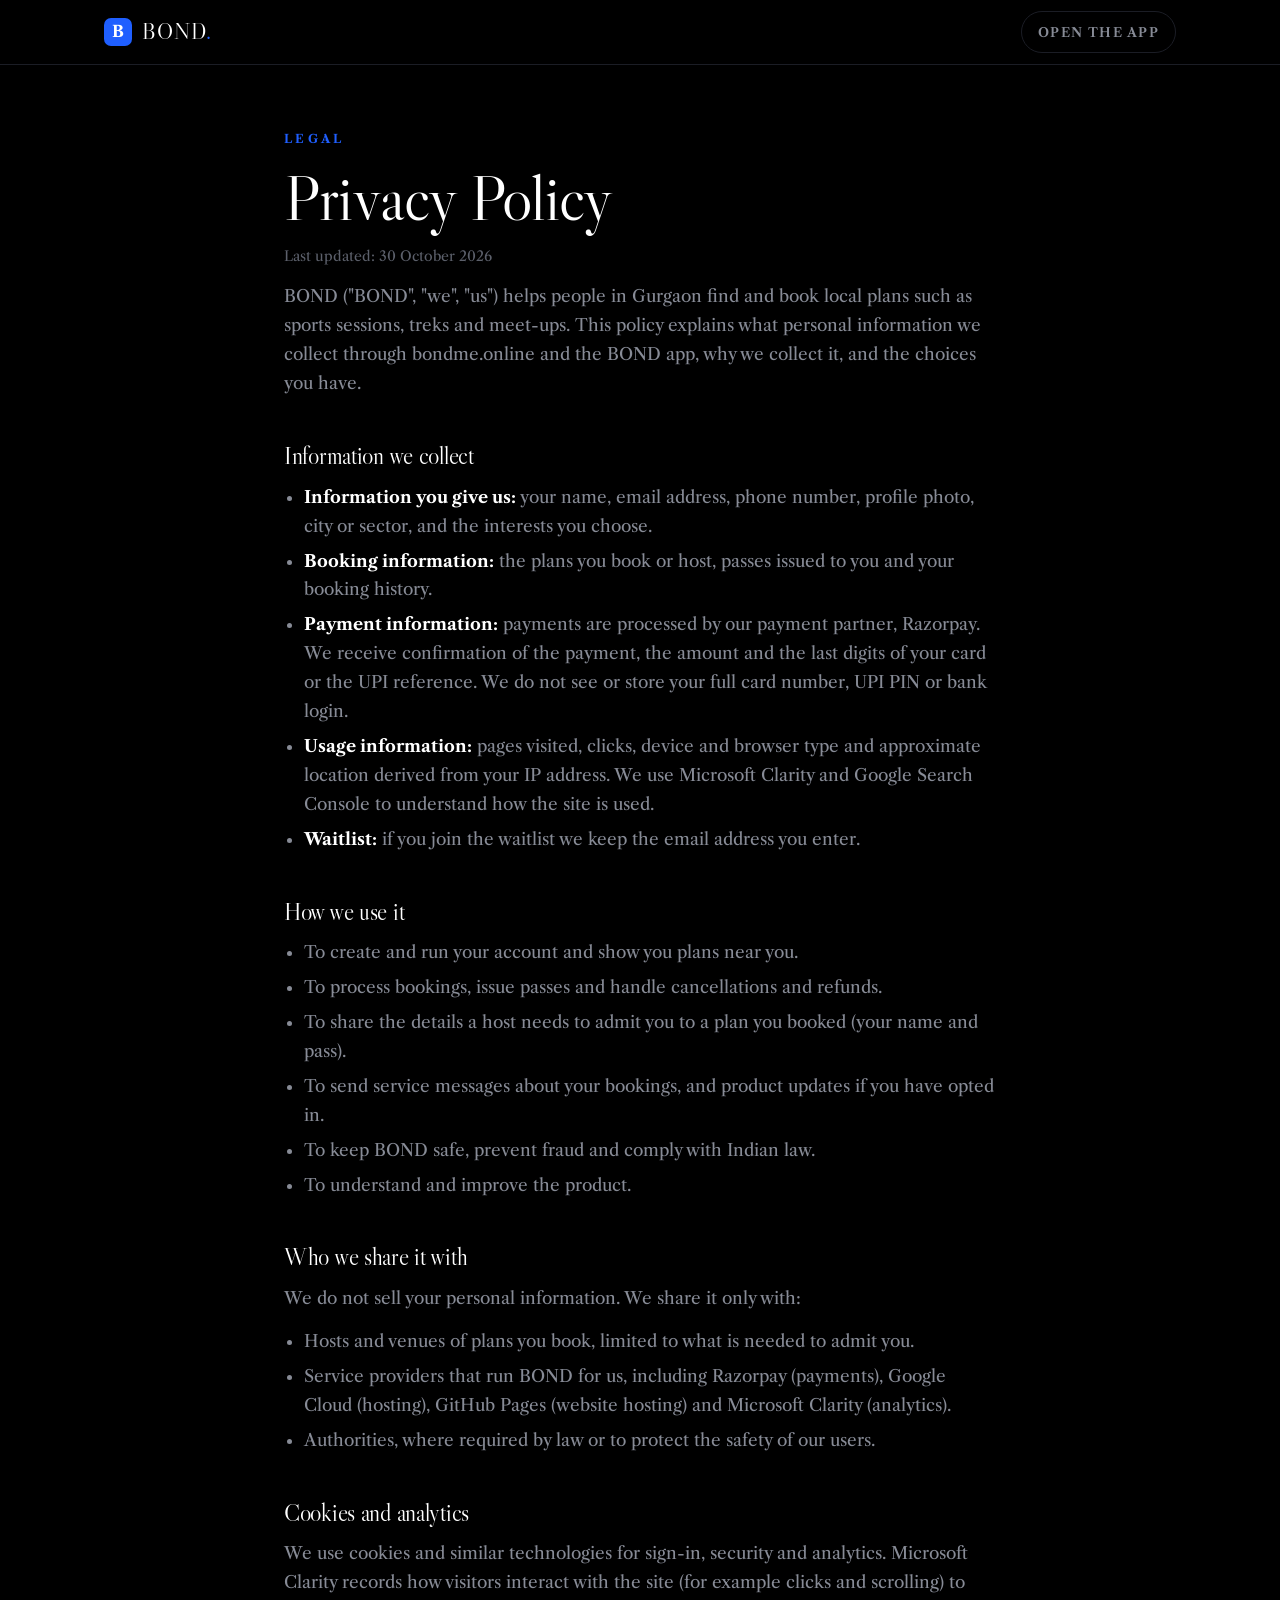
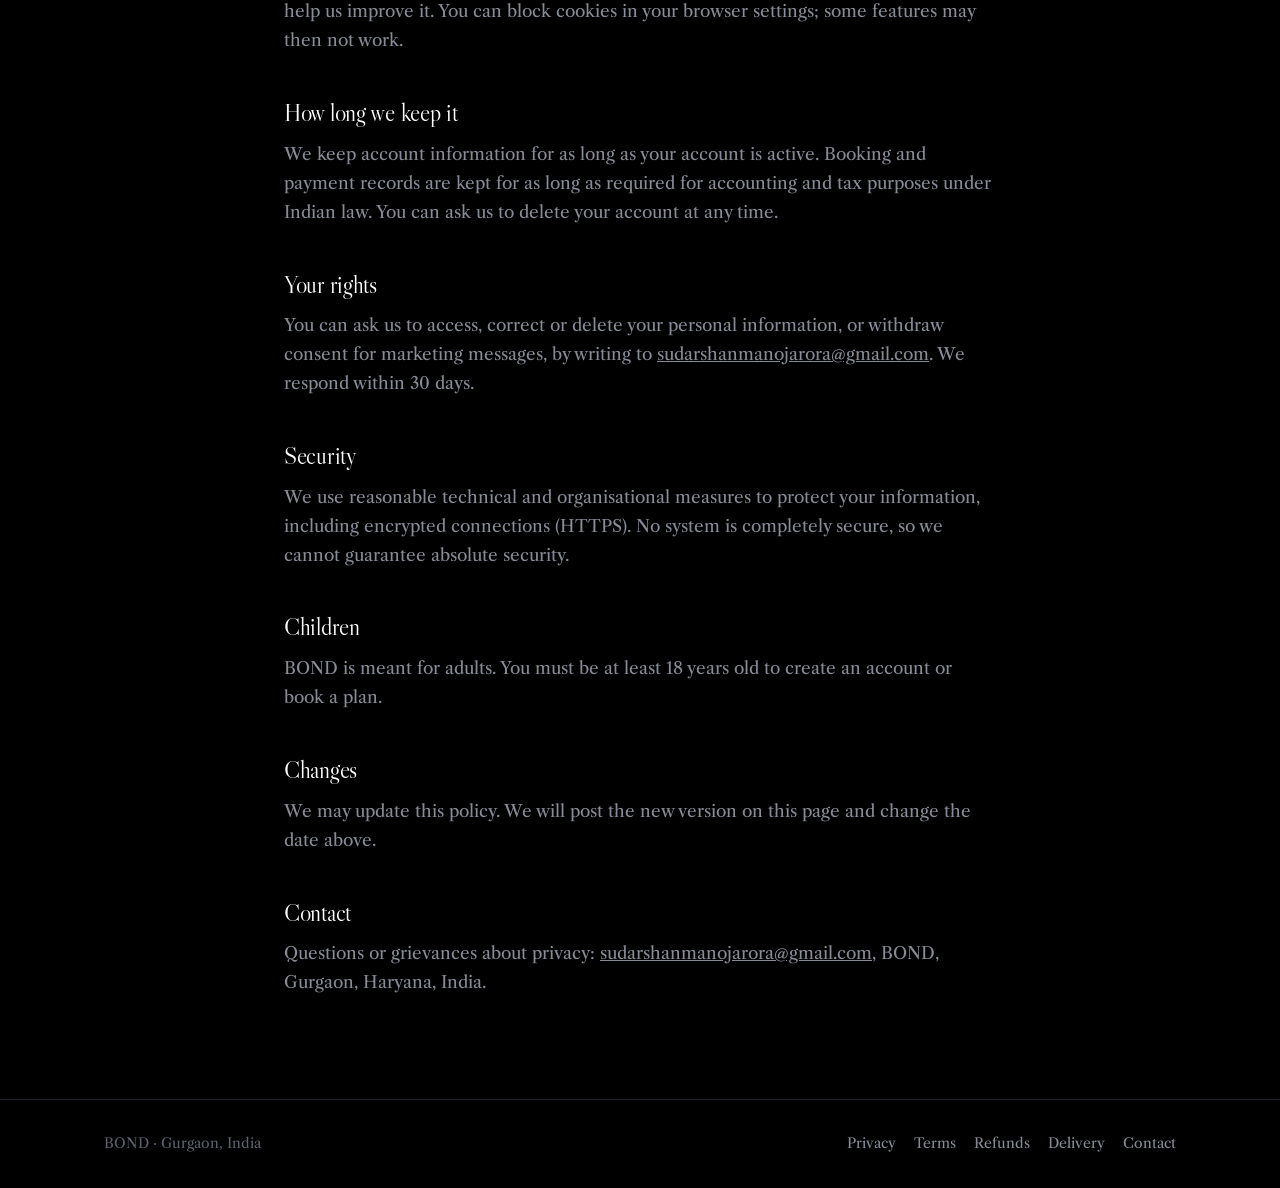
<file: privacy.html>
<!DOCTYPE html>
<html lang="en">
<head>
<script type="text/javascript">
(function(c,l,a,r,i,t,y){
c[a]=c[a]||function(){(c[a].q=c[a].q||[]).push(arguments)};
t=l.createElement(r);t.async=1;t.src="https://www.clarity.ms/tag/"+i;
y=l.getElementsByTagName(r)[0];y.parentNode.insertBefore(t,y);
})(window, document, "clarity", "script", "z5rflez6ff");
</script>
<meta charset="utf-8">
<meta name="viewport" content="width=device-width, initial-scale=1, viewport-fit=cover">
<title>Privacy Policy · BOND</title>
<meta name="description" content="How BOND collects, uses and protects your personal information.">
<link rel="canonical" href="https://bondme.online/privacy.html">
<link rel="preconnect" href="https://fonts.googleapis.com">
<link rel="preconnect" href="https://fonts.gstatic.com" crossorigin>
<link href="https://fonts.googleapis.com/css2?family=Libre+Caslon+Display&family=Libre+Caslon+Text:ital,wght@0,400;0,700;1,400&display=swap" rel="stylesheet">
<link rel="stylesheet" href="/legal.css">
</head>
<body>
<nav><div class="wrap navin">
<a class="mark" href="/"><i>B</i><b>BOND</b></a>
<a class="ghost" href="https://bond-968340508411.asia-southeast1.run.app">Open the app</a>
</div></nav>
<main><div class="wrap">
<p class="kick">Legal</p>
<h1>Privacy Policy</h1>
<p class="updated">Last updated: 30 October 2026</p>

<p>BOND ("BOND", "we", "us") helps people in Gurgaon find and book local plans such as sports sessions, treks and meet-ups. This policy explains what personal information we collect through bondme.online and the BOND app, why we collect it, and the choices you have.</p>

<h2>Information we collect</h2>
<ul>
<li><strong>Information you give us:</strong> your name, email address, phone number, profile photo, city or sector, and the interests you choose.</li>
<li><strong>Booking information:</strong> the plans you book or host, passes issued to you and your booking history.</li>
<li><strong>Payment information:</strong> payments are processed by our payment partner, Razorpay. We receive confirmation of the payment, the amount and the last digits of your card or the UPI reference. We do not see or store your full card number, UPI PIN or bank login.</li>
<li><strong>Usage information:</strong> pages visited, clicks, device and browser type and approximate location derived from your IP address. We use Microsoft Clarity and Google Search Console to understand how the site is used.</li>
<li><strong>Waitlist:</strong> if you join the waitlist we keep the email address you enter.</li>
</ul>

<h2>How we use it</h2>
<ul>
<li>To create and run your account and show you plans near you.</li>
<li>To process bookings, issue passes and handle cancellations and refunds.</li>
<li>To share the details a host needs to admit you to a plan you booked (your name and pass).</li>
<li>To send service messages about your bookings, and product updates if you have opted in.</li>
<li>To keep BOND safe, prevent fraud and comply with Indian law.</li>
<li>To understand and improve the product.</li>
</ul>

<h2>Who we share it with</h2>
<p>We do not sell your personal information. We share it only with:</p>
<ul>
<li>Hosts and venues of plans you book, limited to what is needed to admit you.</li>
<li>Service providers that run BOND for us, including Razorpay (payments), Google Cloud (hosting), GitHub Pages (website hosting) and Microsoft Clarity (analytics).</li>
<li>Authorities, where required by law or to protect the safety of our users.</li>
</ul>

<h2>Cookies and analytics</h2>
<p>We use cookies and similar technologies for sign-in, security and analytics. Microsoft Clarity records how visitors interact with the site (for example clicks and scrolling) to help us improve it. You can block cookies in your browser settings; some features may then not work.</p>

<h2>How long we keep it</h2>
<p>We keep account information for as long as your account is active. Booking and payment records are kept for as long as required for accounting and tax purposes under Indian law. You can ask us to delete your account at any time.</p>

<h2>Your rights</h2>
<p>You can ask us to access, correct or delete your personal information, or withdraw consent for marketing messages, by writing to <a href="mailto:sudarshanmanojarora@gmail.com">sudarshanmanojarora@gmail.com</a>. We respond within 30 days.</p>

<h2>Security</h2>
<p>We use reasonable technical and organisational measures to protect your information, including encrypted connections (HTTPS). No system is completely secure, so we cannot guarantee absolute security.</p>

<h2>Children</h2>
<p>BOND is meant for adults. You must be at least 18 years old to create an account or book a plan.</p>

<h2>Changes</h2>
<p>We may update this policy. We will post the new version on this page and change the date above.</p>

<h2>Contact</h2>
<p>Questions or grievances about privacy: <a href="mailto:sudarshanmanojarora@gmail.com">sudarshanmanojarora@gmail.com</a>, BOND, Gurgaon, Haryana, India.</p>

</div></main>
<footer><div class="wrap fin">
<span>BOND · Gurgaon, India</span>
<span class="links">
<a href="/privacy.html">Privacy</a>
<a href="/terms.html">Terms</a>
<a href="/refund.html">Refunds</a>
<a href="/shipping.html">Delivery</a>
<a href="/contact.html">Contact</a>
</span>
</div></footer>
</body>
</html>
</file>
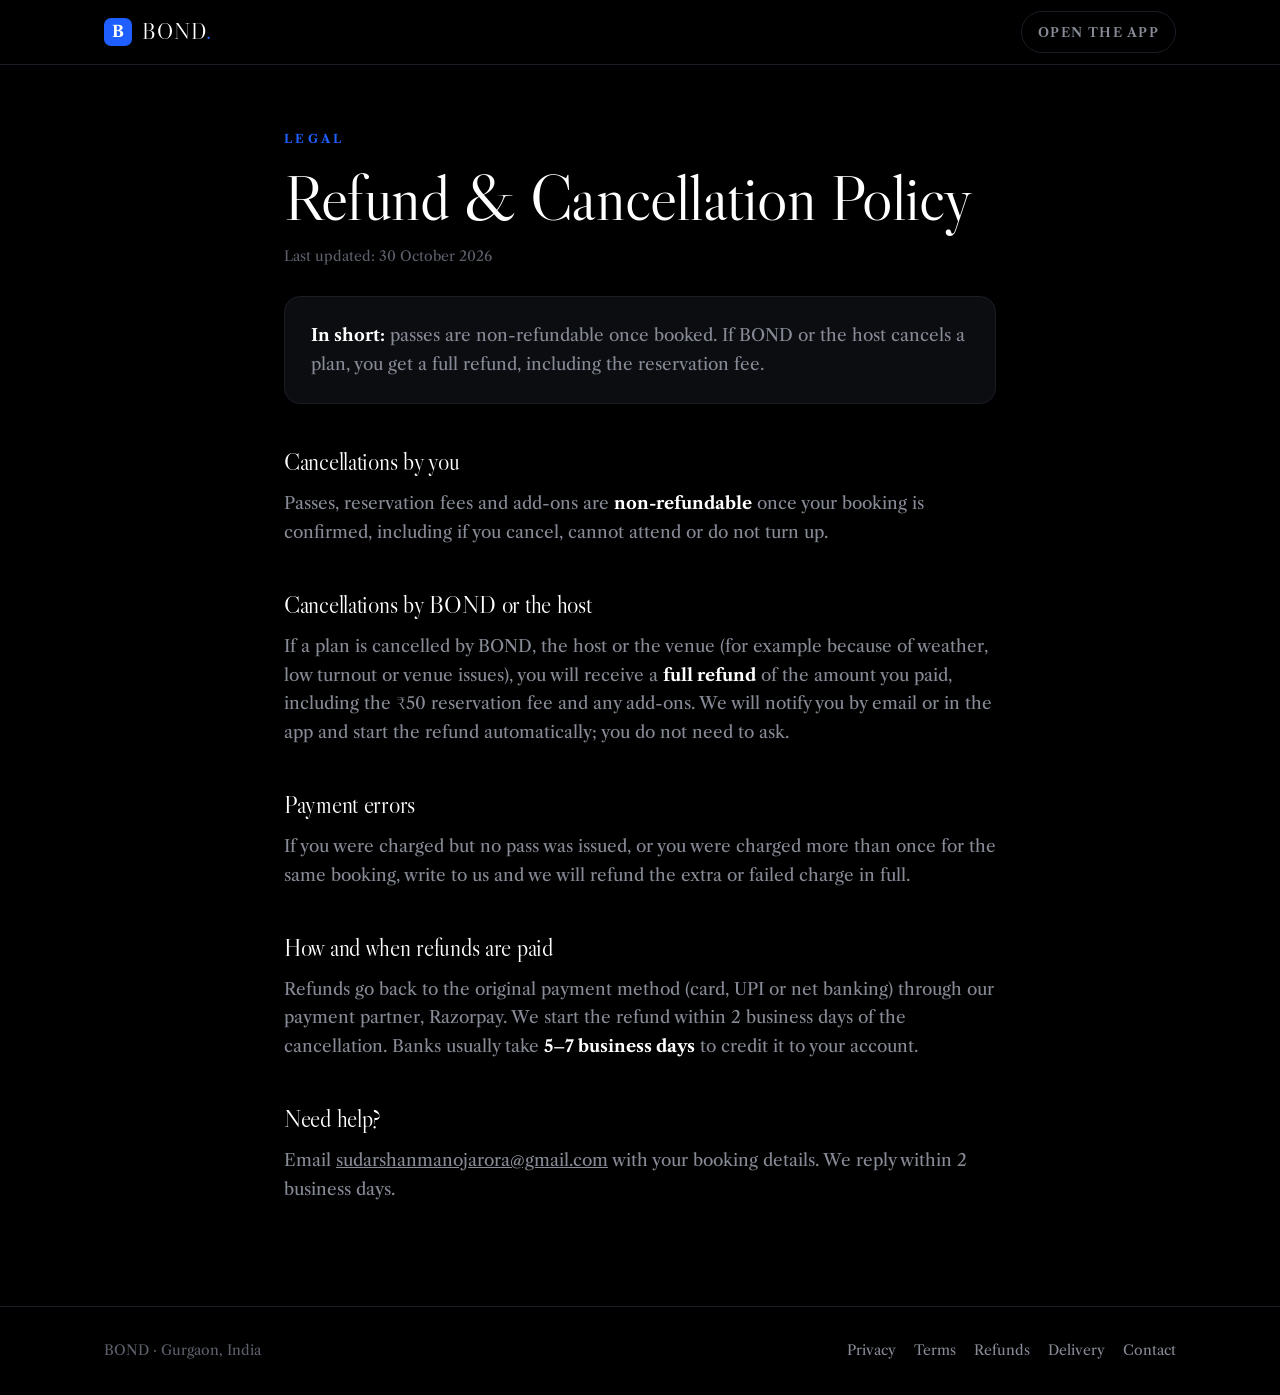
<file: refund.html>
<!DOCTYPE html>
<html lang="en">
<head>
<script type="text/javascript">
(function(c,l,a,r,i,t,y){
c[a]=c[a]||function(){(c[a].q=c[a].q||[]).push(arguments)};
t=l.createElement(r);t.async=1;t.src="https://www.clarity.ms/tag/"+i;
y=l.getElementsByTagName(r)[0];y.parentNode.insertBefore(t,y);
})(window, document, "clarity", "script", "z5rflez6ff");
</script>
<meta charset="utf-8">
<meta name="viewport" content="width=device-width, initial-scale=1, viewport-fit=cover">
<title>Refund &amp; Cancellation Policy · BOND</title>
<meta name="description" content="BOND's refund and cancellation policy for passes and bookings.">
<link rel="canonical" href="https://bondme.online/refund.html">
<link rel="preconnect" href="https://fonts.googleapis.com">
<link rel="preconnect" href="https://fonts.gstatic.com" crossorigin>
<link href="https://fonts.googleapis.com/css2?family=Libre+Caslon+Display&family=Libre+Caslon+Text:ital,wght@0,400;0,700;1,400&display=swap" rel="stylesheet">
<link rel="stylesheet" href="/legal.css">
</head>
<body>
<nav><div class="wrap navin">
<a class="mark" href="/"><i>B</i><b>BOND</b></a>
<a class="ghost" href="https://bond-968340508411.asia-southeast1.run.app">Open the app</a>
</div></nav>
<main><div class="wrap">
<p class="kick">Legal</p>
<h1>Refund &amp; Cancellation Policy</h1>
<p class="updated">Last updated: 30 October 2026</p>

<div class="box">
<p><strong>In short:</strong> passes are non-refundable once booked. If BOND or the host cancels a plan, you get a full refund, including the reservation fee.</p>
</div>

<h2>Cancellations by you</h2>
<p>Passes, reservation fees and add-ons are <strong>non-refundable</strong> once your booking is confirmed, including if you cancel, cannot attend or do not turn up.</p>

<h2>Cancellations by BOND or the host</h2>
<p>If a plan is cancelled by BOND, the host or the venue (for example because of weather, low turnout or venue issues), you will receive a <strong>full refund</strong> of the amount you paid, including the ₹50 reservation fee and any add-ons. We will notify you by email or in the app and start the refund automatically; you do not need to ask.</p>

<h2>Payment errors</h2>
<p>If you were charged but no pass was issued, or you were charged more than once for the same booking, write to us and we will refund the extra or failed charge in full.</p>

<h2>How and when refunds are paid</h2>
<p>Refunds go back to the original payment method (card, UPI or net banking) through our payment partner, Razorpay. We start the refund within 2 business days of the cancellation. Banks usually take <strong>5–7 business days</strong> to credit it to your account.</p>

<h2>Need help?</h2>
<p>Email <a href="mailto:sudarshanmanojarora@gmail.com">sudarshanmanojarora@gmail.com</a> with your booking details. We reply within 2 business days.</p>

</div></main>
<footer><div class="wrap fin">
<span>BOND · Gurgaon, India</span>
<span class="links">
<a href="/privacy.html">Privacy</a>
<a href="/terms.html">Terms</a>
<a href="/refund.html">Refunds</a>
<a href="/shipping.html">Delivery</a>
<a href="/contact.html">Contact</a>
</span>
</div></footer>
</body>
</html>
</file>
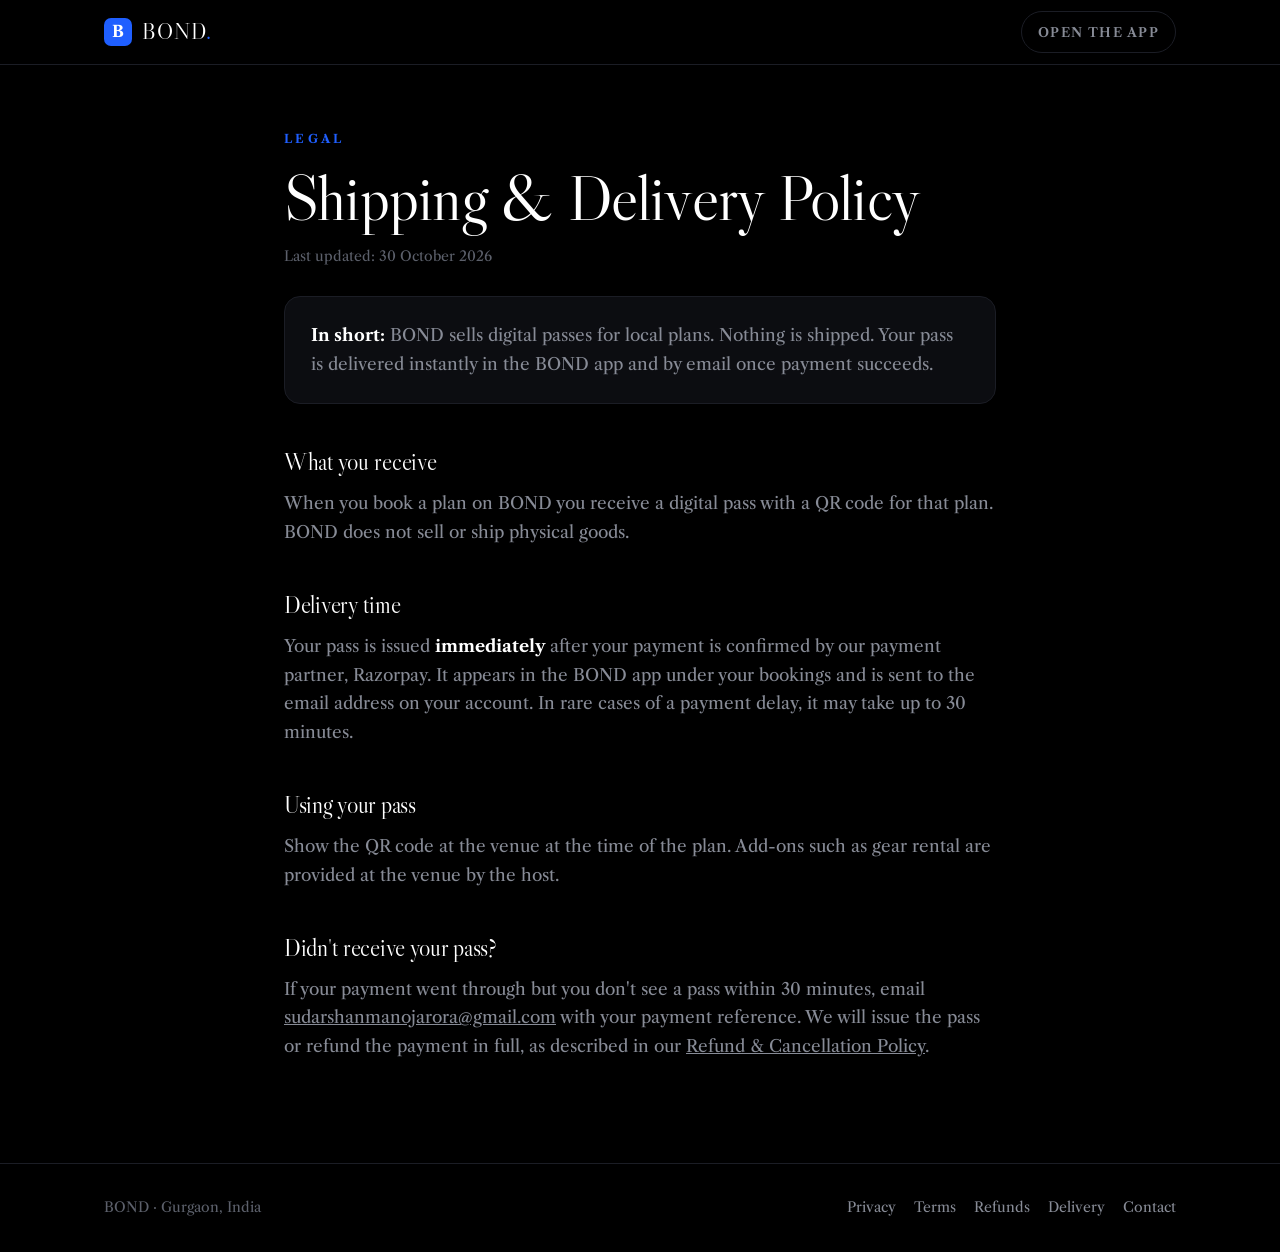
<file: shipping.html>
<!DOCTYPE html>
<html lang="en">
<head>
<script type="text/javascript">
(function(c,l,a,r,i,t,y){
c[a]=c[a]||function(){(c[a].q=c[a].q||[]).push(arguments)};
t=l.createElement(r);t.async=1;t.src="https://www.clarity.ms/tag/"+i;
y=l.getElementsByTagName(r)[0];y.parentNode.insertBefore(t,y);
})(window, document, "clarity", "script", "z5rflez6ff");
</script>
<meta charset="utf-8">
<meta name="viewport" content="width=device-width, initial-scale=1, viewport-fit=cover">
<title>Shipping &amp; Delivery Policy · BOND</title>
<meta name="description" content="How BOND delivers digital passes after booking.">
<link rel="canonical" href="https://bondme.online/shipping.html">
<link rel="preconnect" href="https://fonts.googleapis.com">
<link rel="preconnect" href="https://fonts.gstatic.com" crossorigin>
<link href="https://fonts.googleapis.com/css2?family=Libre+Caslon+Display&family=Libre+Caslon+Text:ital,wght@0,400;0,700;1,400&display=swap" rel="stylesheet">
<link rel="stylesheet" href="/legal.css">
</head>
<body>
<nav><div class="wrap navin">
<a class="mark" href="/"><i>B</i><b>BOND</b></a>
<a class="ghost" href="https://bond-968340508411.asia-southeast1.run.app">Open the app</a>
</div></nav>
<main><div class="wrap">
<p class="kick">Legal</p>
<h1>Shipping &amp; Delivery Policy</h1>
<p class="updated">Last updated: 30 October 2026</p>

<div class="box">
<p><strong>In short:</strong> BOND sells digital passes for local plans. Nothing is shipped. Your pass is delivered instantly in the BOND app and by email once payment succeeds.</p>
</div>

<h2>What you receive</h2>
<p>When you book a plan on BOND you receive a digital pass with a QR code for that plan. BOND does not sell or ship physical goods.</p>

<h2>Delivery time</h2>
<p>Your pass is issued <strong>immediately</strong> after your payment is confirmed by our payment partner, Razorpay. It appears in the BOND app under your bookings and is sent to the email address on your account. In rare cases of a payment delay, it may take up to 30 minutes.</p>

<h2>Using your pass</h2>
<p>Show the QR code at the venue at the time of the plan. Add-ons such as gear rental are provided at the venue by the host.</p>

<h2>Didn't receive your pass?</h2>
<p>If your payment went through but you don't see a pass within 30 minutes, email <a href="mailto:sudarshanmanojarora@gmail.com">sudarshanmanojarora@gmail.com</a> with your payment reference. We will issue the pass or refund the payment in full, as described in our <a href="/refund.html">Refund &amp; Cancellation Policy</a>.</p>

</div></main>
<footer><div class="wrap fin">
<span>BOND · Gurgaon, India</span>
<span class="links">
<a href="/privacy.html">Privacy</a>
<a href="/terms.html">Terms</a>
<a href="/refund.html">Refunds</a>
<a href="/shipping.html">Delivery</a>
<a href="/contact.html">Contact</a>
</span>
</div></footer>
</body>
</html>
</file>
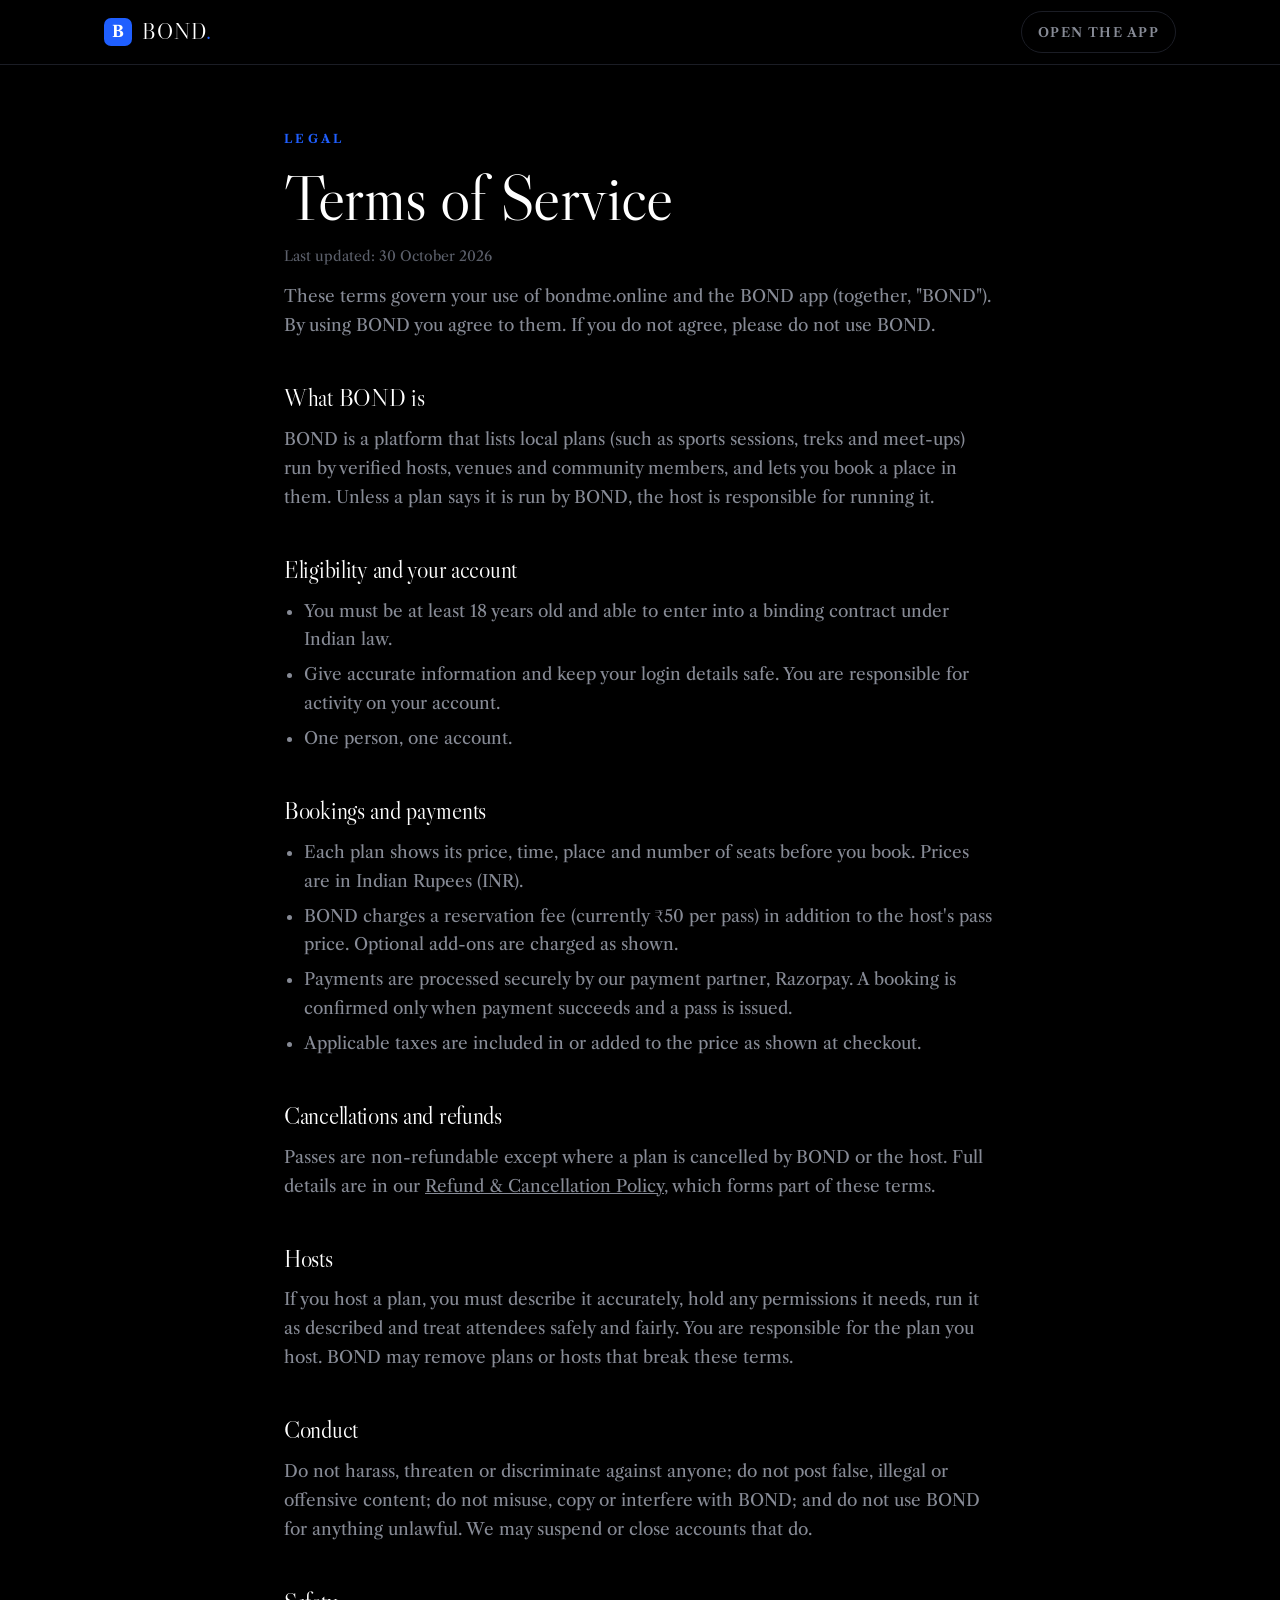
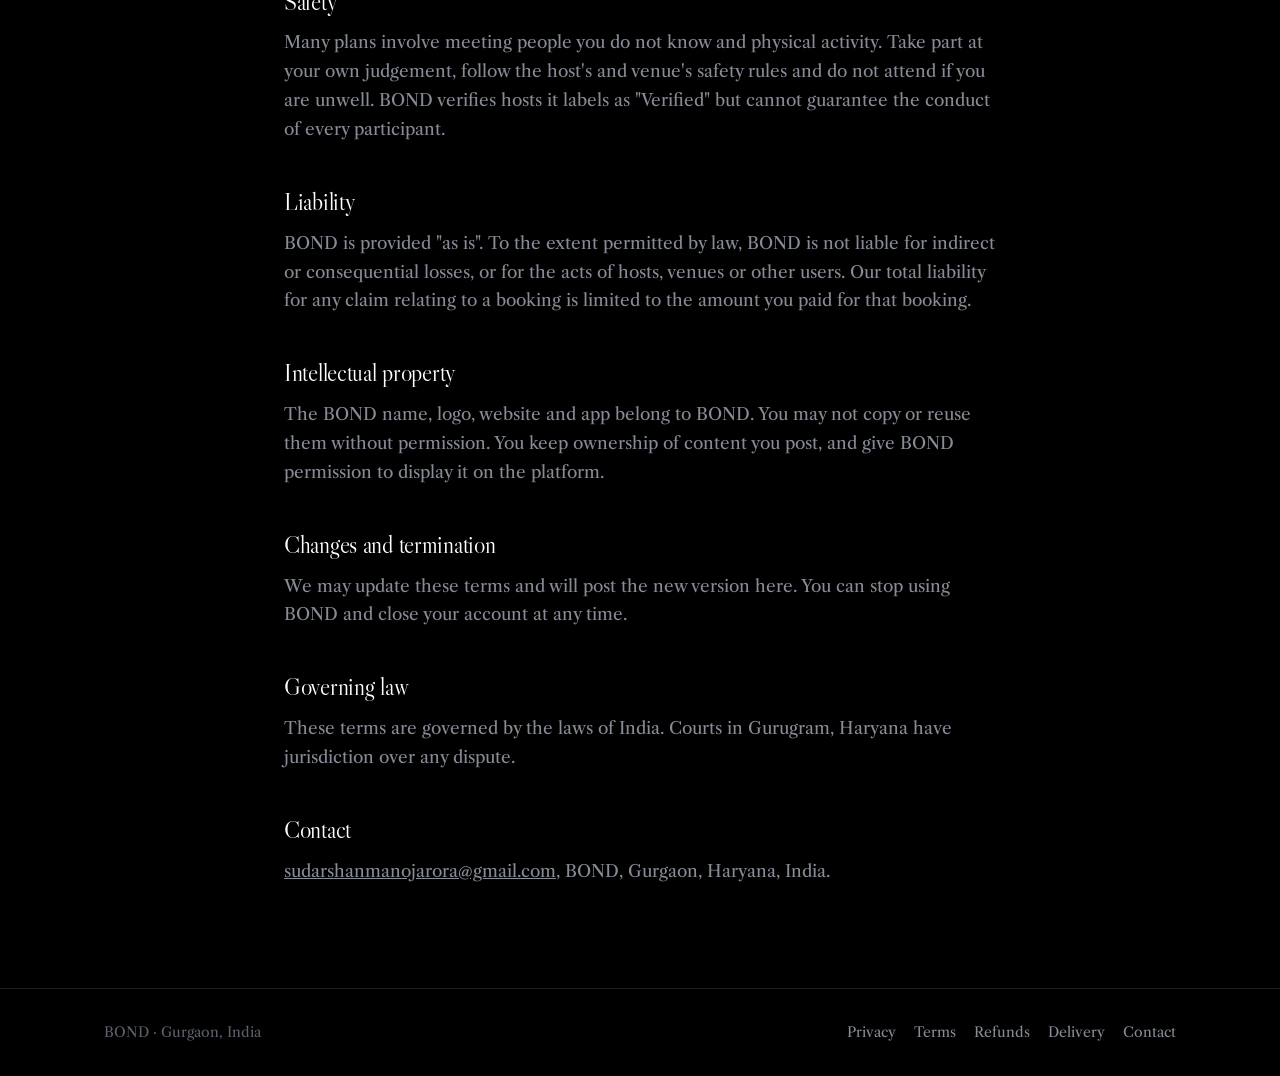
<file: terms.html>
<!DOCTYPE html>
<html lang="en">
<head>
<script type="text/javascript">
(function(c,l,a,r,i,t,y){
c[a]=c[a]||function(){(c[a].q=c[a].q||[]).push(arguments)};
t=l.createElement(r);t.async=1;t.src="https://www.clarity.ms/tag/"+i;
y=l.getElementsByTagName(r)[0];y.parentNode.insertBefore(t,y);
})(window, document, "clarity", "script", "z5rflez6ff");
</script>
<meta charset="utf-8">
<meta name="viewport" content="width=device-width, initial-scale=1, viewport-fit=cover">
<title>Terms of Service · BOND</title>
<meta name="description" content="The terms that govern your use of BOND and bookings made on it.">
<link rel="canonical" href="https://bondme.online/terms.html">
<link rel="preconnect" href="https://fonts.googleapis.com">
<link rel="preconnect" href="https://fonts.gstatic.com" crossorigin>
<link href="https://fonts.googleapis.com/css2?family=Libre+Caslon+Display&family=Libre+Caslon+Text:ital,wght@0,400;0,700;1,400&display=swap" rel="stylesheet">
<link rel="stylesheet" href="/legal.css">
</head>
<body>
<nav><div class="wrap navin">
<a class="mark" href="/"><i>B</i><b>BOND</b></a>
<a class="ghost" href="https://bond-968340508411.asia-southeast1.run.app">Open the app</a>
</div></nav>
<main><div class="wrap">
<p class="kick">Legal</p>
<h1>Terms of Service</h1>
<p class="updated">Last updated: 30 October 2026</p>

<p>These terms govern your use of bondme.online and the BOND app (together, "BOND"). By using BOND you agree to them. If you do not agree, please do not use BOND.</p>

<h2>What BOND is</h2>
<p>BOND is a platform that lists local plans (such as sports sessions, treks and meet-ups) run by verified hosts, venues and community members, and lets you book a place in them. Unless a plan says it is run by BOND, the host is responsible for running it.</p>

<h2>Eligibility and your account</h2>
<ul>
<li>You must be at least 18 years old and able to enter into a binding contract under Indian law.</li>
<li>Give accurate information and keep your login details safe. You are responsible for activity on your account.</li>
<li>One person, one account.</li>
</ul>

<h2>Bookings and payments</h2>
<ul>
<li>Each plan shows its price, time, place and number of seats before you book. Prices are in Indian Rupees (INR).</li>
<li>BOND charges a reservation fee (currently ₹50 per pass) in addition to the host's pass price. Optional add-ons are charged as shown.</li>
<li>Payments are processed securely by our payment partner, Razorpay. A booking is confirmed only when payment succeeds and a pass is issued.</li>
<li>Applicable taxes are included in or added to the price as shown at checkout.</li>
</ul>

<h2>Cancellations and refunds</h2>
<p>Passes are non-refundable except where a plan is cancelled by BOND or the host. Full details are in our <a href="/refund.html">Refund &amp; Cancellation Policy</a>, which forms part of these terms.</p>

<h2>Hosts</h2>
<p>If you host a plan, you must describe it accurately, hold any permissions it needs, run it as described and treat attendees safely and fairly. You are responsible for the plan you host. BOND may remove plans or hosts that break these terms.</p>

<h2>Conduct</h2>
<p>Do not harass, threaten or discriminate against anyone; do not post false, illegal or offensive content; do not misuse, copy or interfere with BOND; and do not use BOND for anything unlawful. We may suspend or close accounts that do.</p>

<h2>Safety</h2>
<p>Many plans involve meeting people you do not know and physical activity. Take part at your own judgement, follow the host's and venue's safety rules and do not attend if you are unwell. BOND verifies hosts it labels as "Verified" but cannot guarantee the conduct of every participant.</p>

<h2>Liability</h2>
<p>BOND is provided "as is". To the extent permitted by law, BOND is not liable for indirect or consequential losses, or for the acts of hosts, venues or other users. Our total liability for any claim relating to a booking is limited to the amount you paid for that booking.</p>

<h2>Intellectual property</h2>
<p>The BOND name, logo, website and app belong to BOND. You may not copy or reuse them without permission. You keep ownership of content you post, and give BOND permission to display it on the platform.</p>

<h2>Changes and termination</h2>
<p>We may update these terms and will post the new version here. You can stop using BOND and close your account at any time.</p>

<h2>Governing law</h2>
<p>These terms are governed by the laws of India. Courts in Gurugram, Haryana have jurisdiction over any dispute.</p>

<h2>Contact</h2>
<p><a href="mailto:sudarshanmanojarora@gmail.com">sudarshanmanojarora@gmail.com</a>, BOND, Gurgaon, Haryana, India.</p>

</div></main>
<footer><div class="wrap fin">
<span>BOND · Gurgaon, India</span>
<span class="links">
<a href="/privacy.html">Privacy</a>
<a href="/terms.html">Terms</a>
<a href="/refund.html">Refunds</a>
<a href="/shipping.html">Delivery</a>
<a href="/contact.html">Contact</a>
</span>
</div></footer>
</body>
</html>
</file>
<file: legal.css>
:root{
--ink:#000000;--raise:#0C0D11;--line:#1B1D25;--blue:#1F5FFF;
--fg:#FFFFFF;--mut:#878B96;--mut2:#5C606B;
}
*,*::before,*::after{box-sizing:border-box}
html{-webkit-text-size-adjust:100%}
body{
margin:0;background:var(--ink);color:var(--fg);
font-family:'Big Caslon','Libre Caslon Text','Libre Caslon Display',Georgia,'Times New Roman',serif;
font-size:17px;line-height:1.7;-webkit-font-smoothing:antialiased;
}
.wrap{max-width:760px;margin:0 auto;padding:0 24px}
a{color:inherit}
a:focus-visible{outline:2px solid var(--blue);outline-offset:3px}
nav{border-bottom:1px solid var(--line)}
.navin{display:flex;align-items:center;justify-content:space-between;height:64px;max-width:1120px}
.mark{display:flex;align-items:center;gap:10px;text-decoration:none}
.mark i{width:28px;height:28px;border-radius:7px;background:var(--blue);display:grid;place-items:center;font-style:normal;font-size:16px;font-weight:900}
.mark b{font-family:'Big Caslon','Libre Caslon Display',Georgia,serif;font-weight:400;font-size:22px;letter-spacing:.04em}
.mark b::after{content:'.';color:var(--blue)}
.ghost{font-size:13px;letter-spacing:.11em;text-transform:uppercase;text-decoration:none;padding:9px 16px;border:1px solid var(--line);border-radius:999px;color:var(--mut);font-weight:600}
.ghost:hover{color:#fff;border-color:#3a3f4d}
main{padding:64px 0 88px}
.kick{font-size:12px;letter-spacing:.28em;color:var(--blue);font-weight:700;margin:0 0 16px;text-transform:uppercase}
h1,h2{font-family:'Big Caslon','Libre Caslon Display',Georgia,serif;font-weight:400;letter-spacing:-.012em;margin:0}
h1{font-size:clamp(40px,6vw,64px);line-height:1.02}
h2{font-size:24px;line-height:1.2;margin:44px 0 12px}
p,li{color:var(--mut)}
p{margin:0 0 14px}
ul{padding-left:20px;margin:0 0 14px}
li{margin-bottom:6px}
strong{color:var(--fg);font-weight:700}
.updated{color:var(--mut2);font-size:14px;margin-top:14px}
.box{border:1px solid var(--line);background:var(--raise);border-radius:16px;padding:24px 26px;margin-top:28px}
.box p:last-child{margin-bottom:0}
footer{border-top:1px solid var(--line);padding:32px 0;color:var(--mut2);font-size:14px}
.fin{display:flex;justify-content:space-between;gap:16px;flex-wrap:wrap;max-width:1120px}
.links{display:flex;gap:18px;flex-wrap:wrap}
footer a{color:var(--mut);text-decoration:none}
footer a:hover{color:#fff}
</file>
